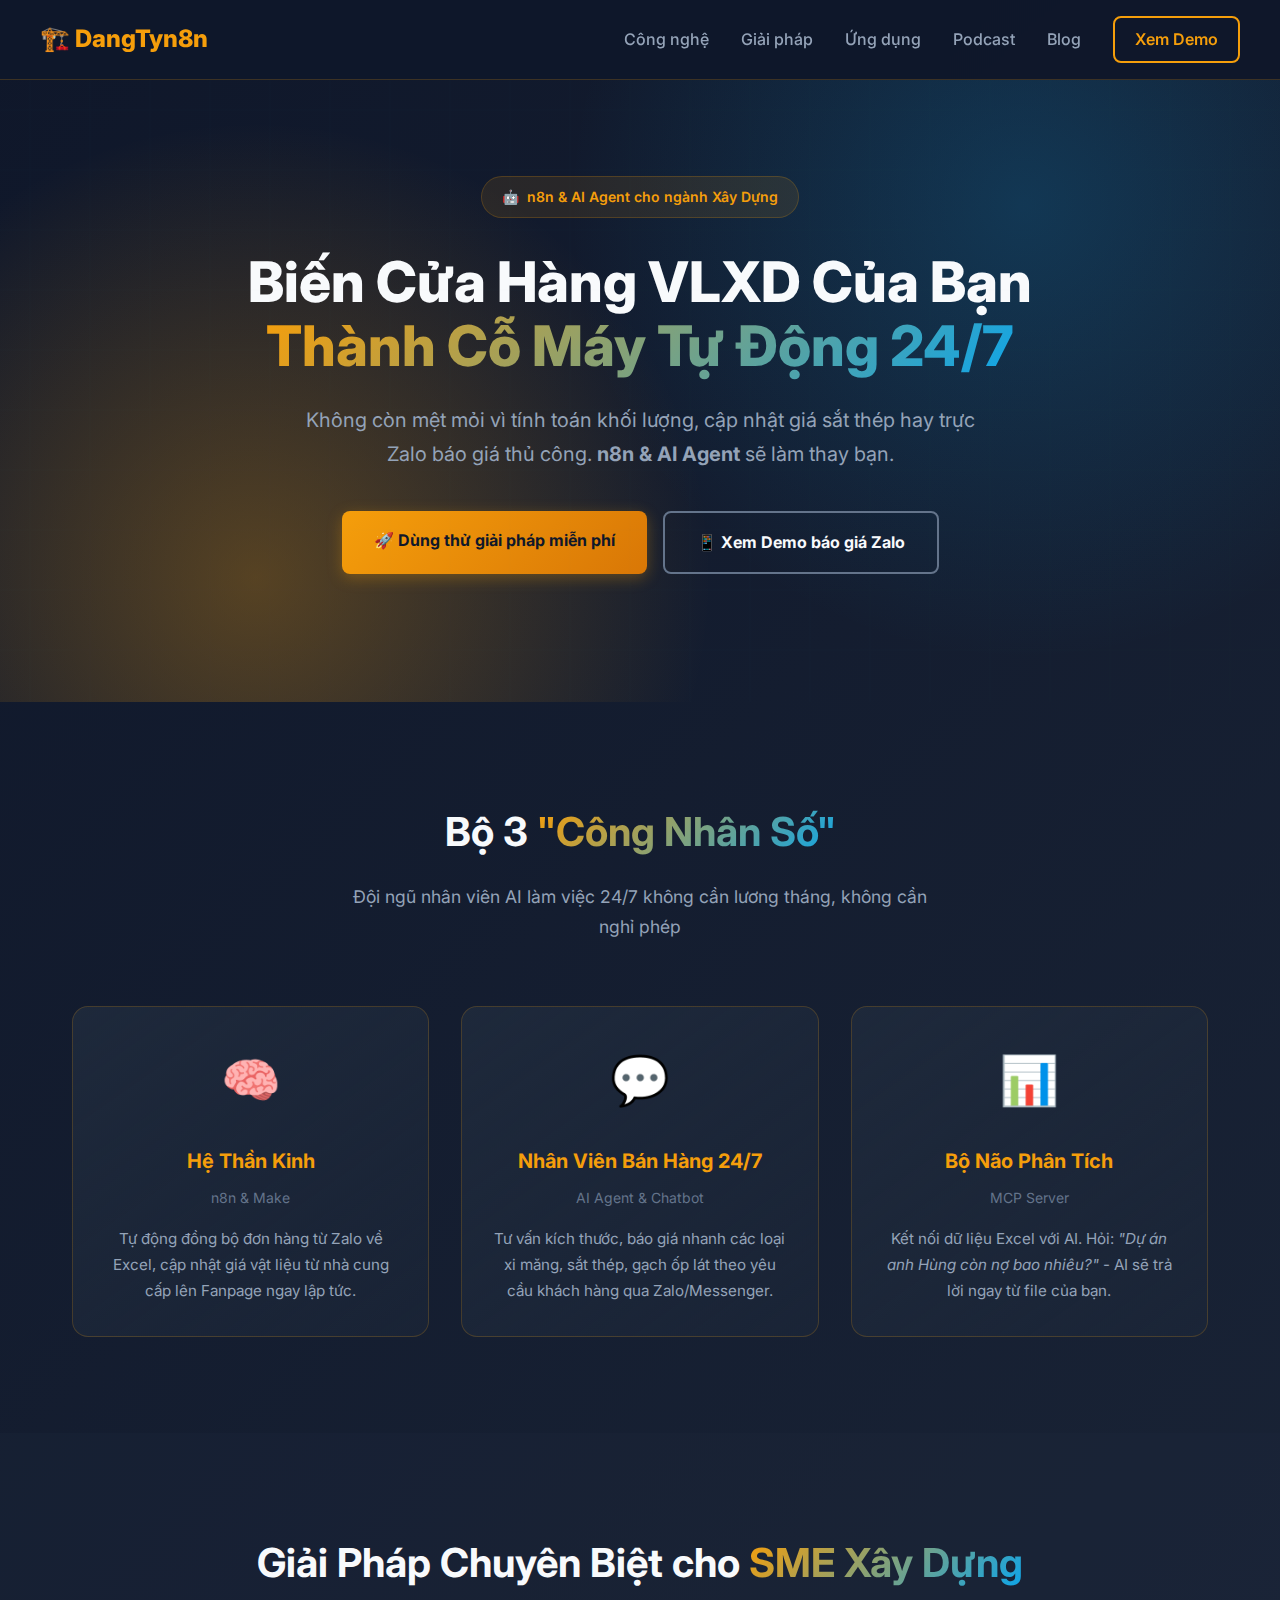
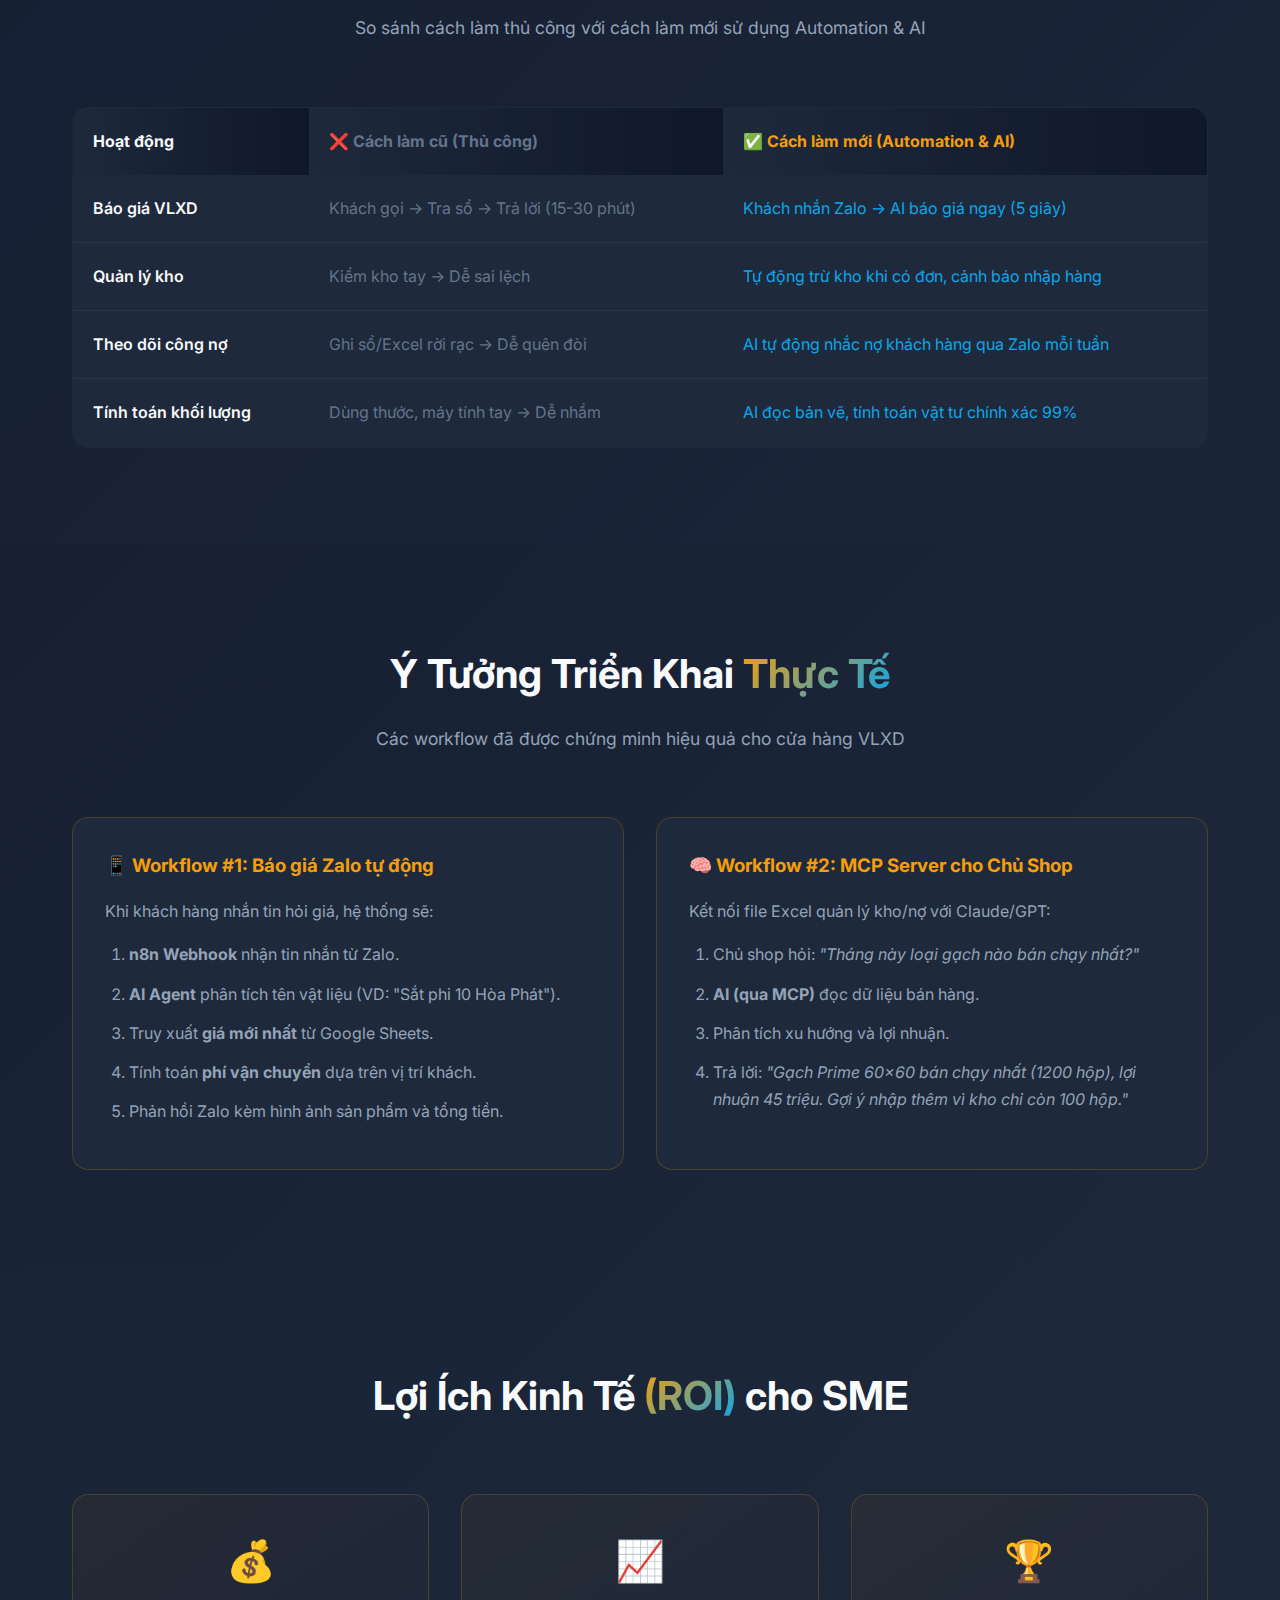
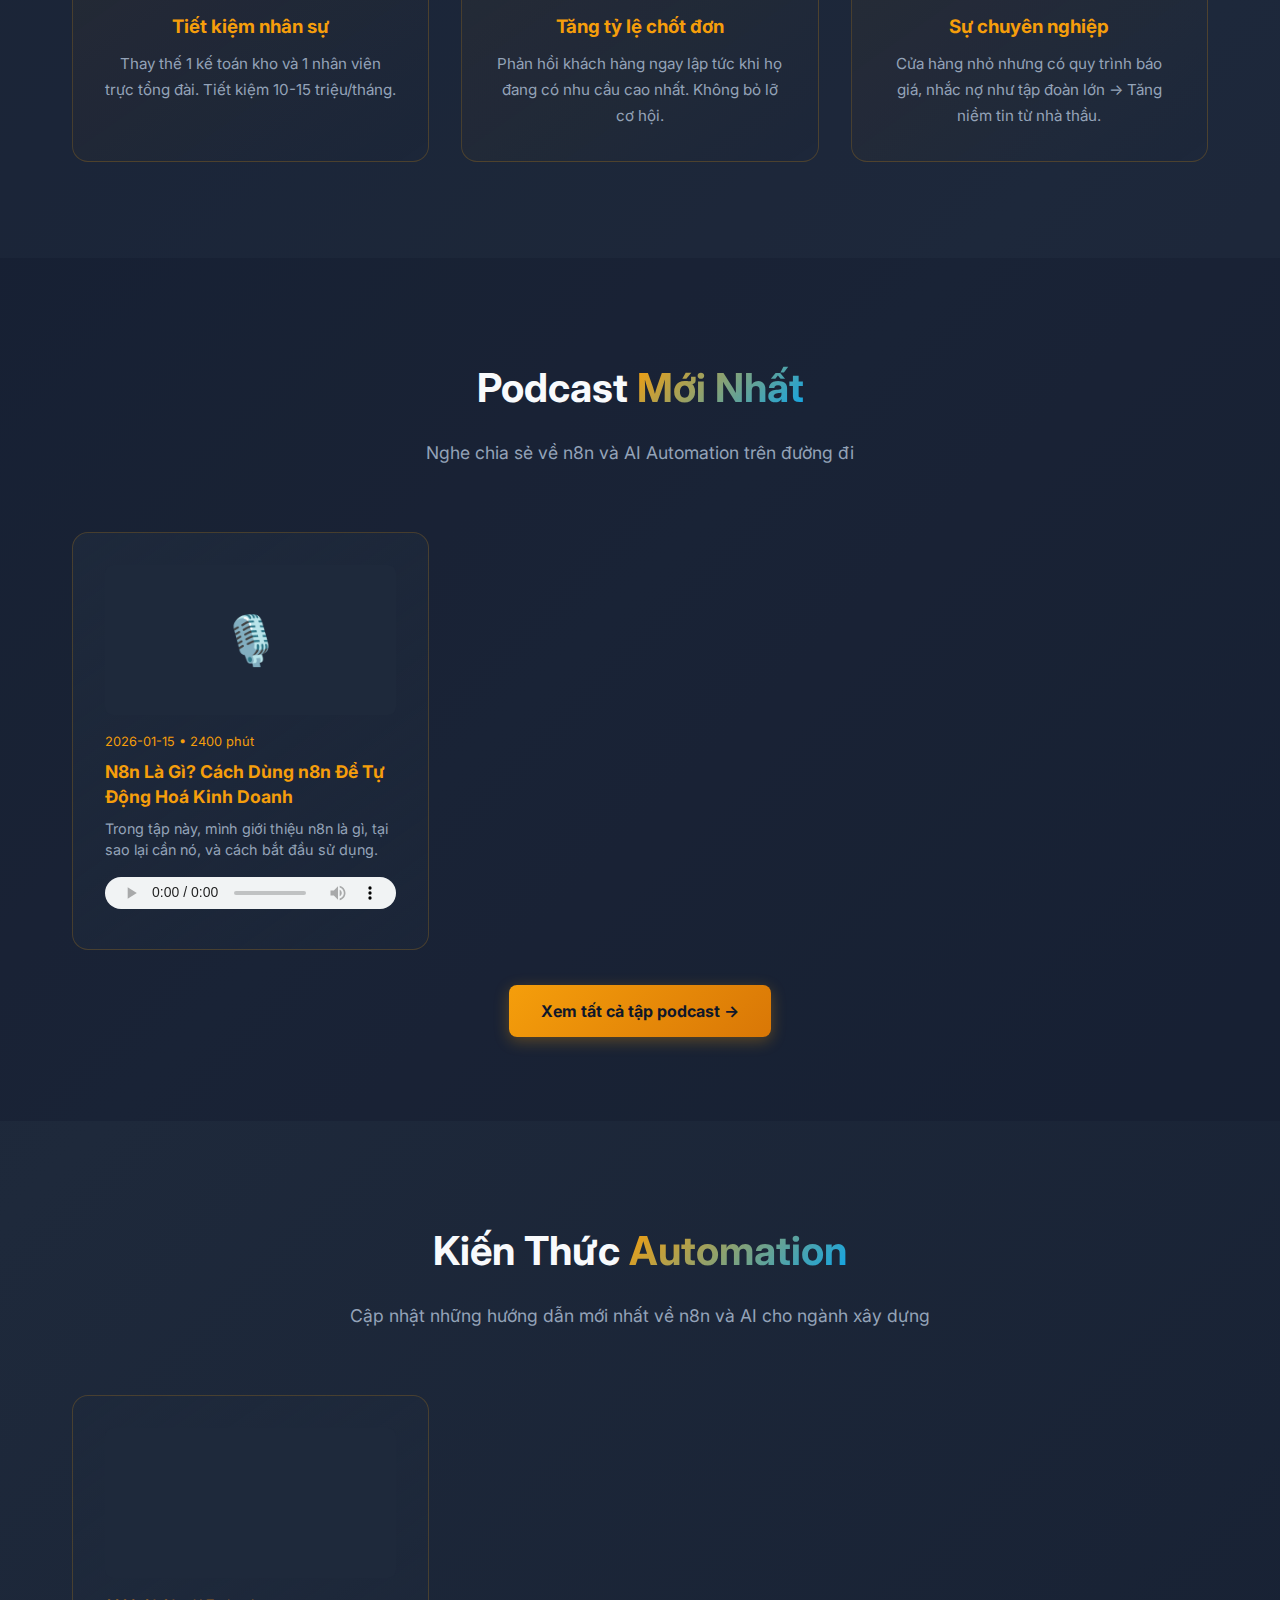
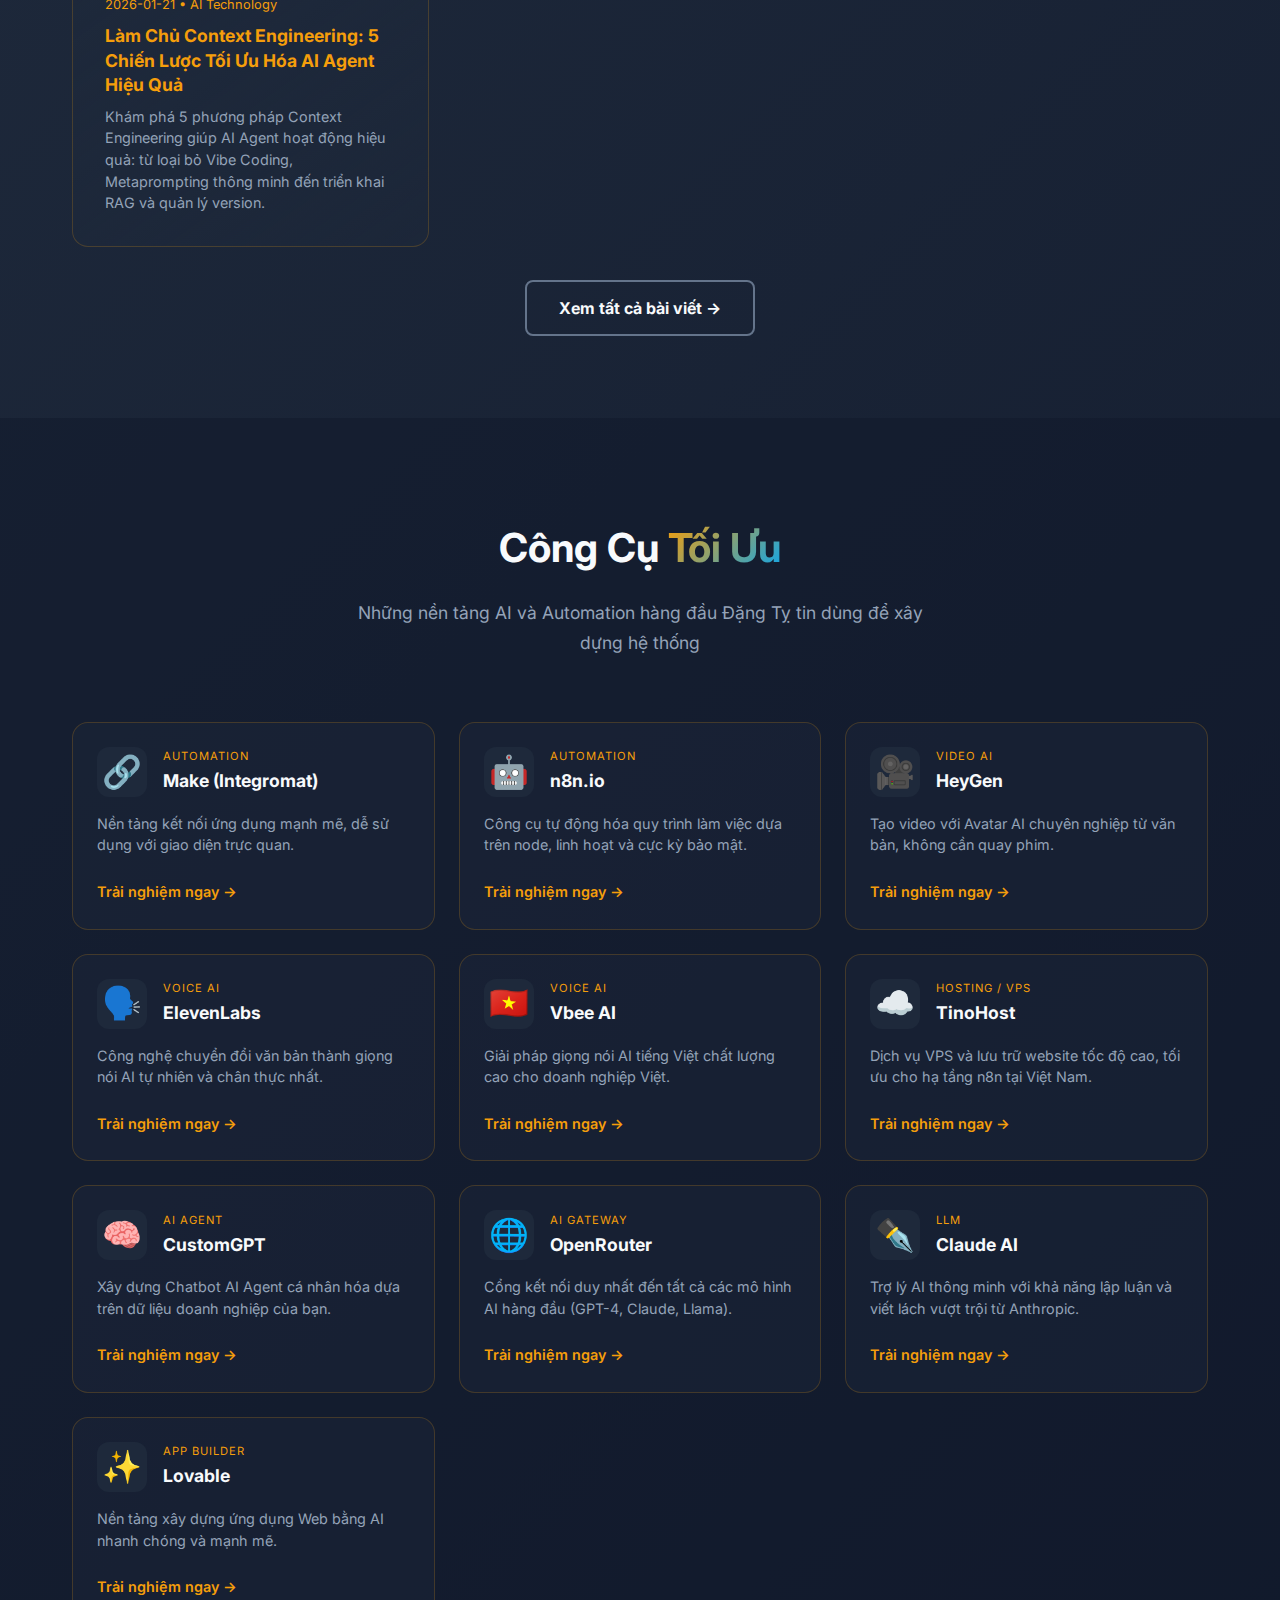
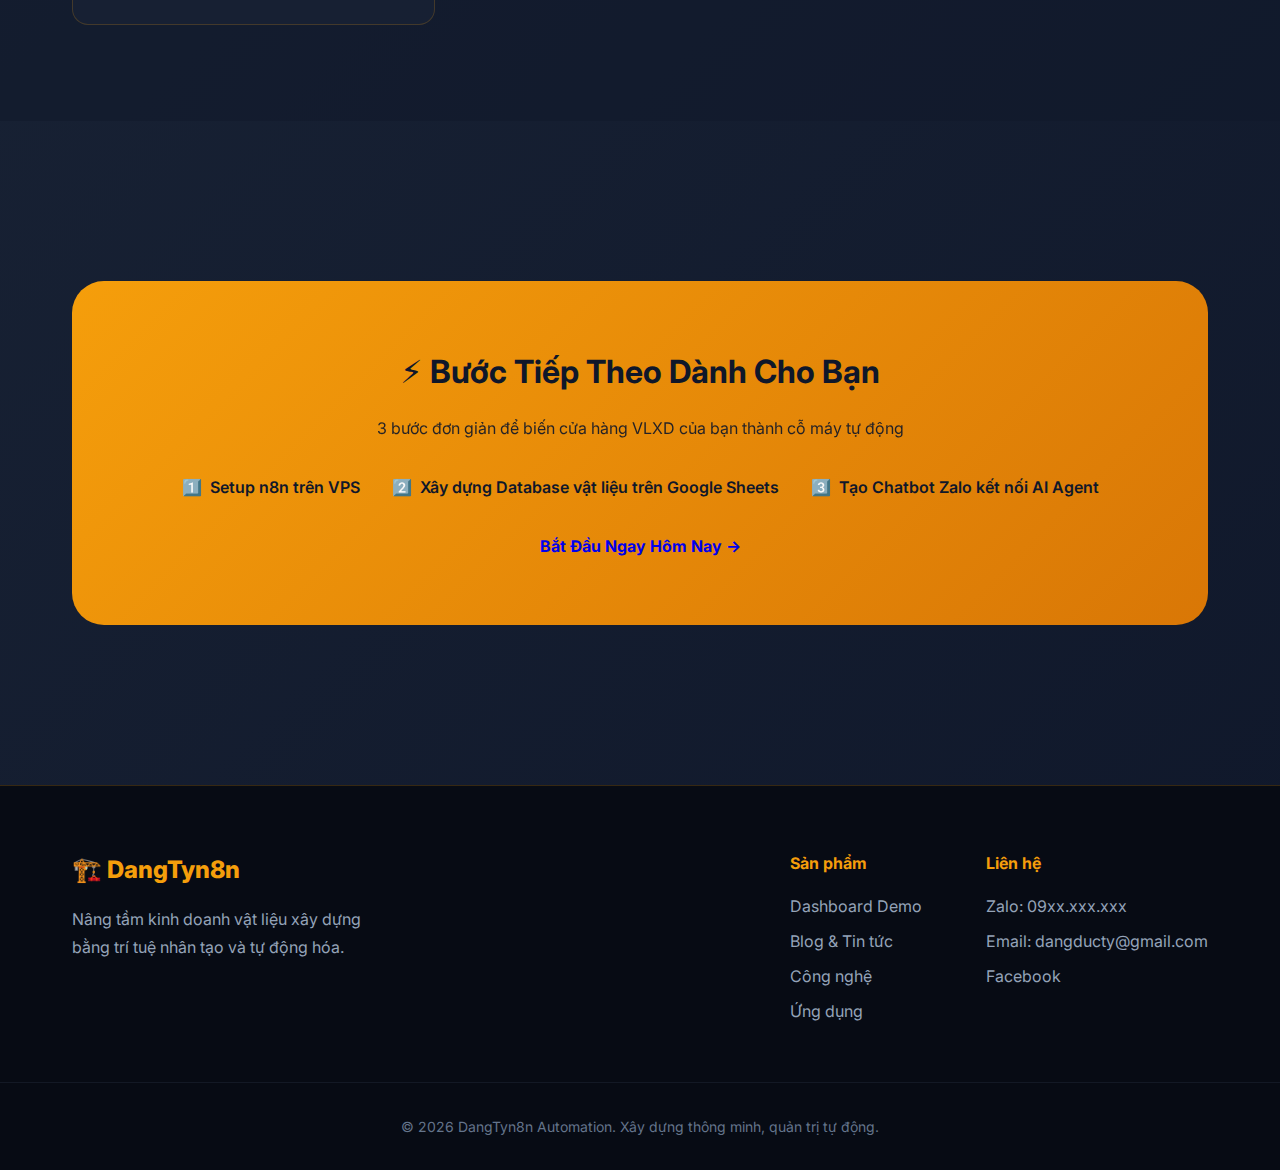
<file: index.html>
<!DOCTYPE html>
<html lang="vi">

<head>
  <meta charset="UTF-8">
  <meta name="viewport" content="width=device-width, initial-scale=1.0">
  <title>DangTyn8n | Xây Dựng Thông Minh - Quản Trị Tự Động</title>
  <meta name="description"
    content="Giải pháp n8n & AI Agent cho cửa hàng vật liệu xây dựng. Tự động báo giá Zalo, quản lý kho, nhắc công nợ.">
  <link rel="stylesheet" href="css/sales.css">
  <link rel="preconnect" href="https://fonts.googleapis.com">
  <link rel="preconnect" href="https://fonts.gstatic.com" crossorigin>
  <link href="https://fonts.googleapis.com/css2?family=Inter:wght@400;500;600;700;800&display=swap" rel="stylesheet">
</head>

<body>
  <header>
    <div class="container header-content">
      <a href="/" class="logo">🏗️ DangTyn8n</a>
      <nav>
        <a href="#tech-stack">Công nghệ</a>
        <a href="#solutions">Giải pháp</a>
        <a href="#usecases">Ứng dụng</a>
        <a href="podcast/index.html">Podcast</a>
        <a href="blog/index.html">Blog</a>
        <a href="dashboard.html" class="btn-demo">Xem Demo</a>
      </nav>
    </div>
  </header>

  <!-- HERO SECTION -->
  <section class="hero">
    <div class="container">
      <div class="hero-badge">
        <span>🤖</span> n8n & AI Agent cho ngành Xây Dựng
      </div>
      <h1>Biến Cửa Hàng VLXD Của Bạn<br><span class="gradient-text">Thành Cỗ Máy Tự Động 24/7</span></h1>
      <p>Không còn mệt mỏi vì tính toán khối lượng, cập nhật giá sắt thép hay trực Zalo báo giá thủ công. <strong>n8n &
          AI Agent</strong> sẽ làm thay bạn.</p>
      <div class="hero-actions">
        <a href="#contact" class="btn btn-primary">🚀 Dùng thử giải pháp miễn phí</a>
        <a href="#usecases" class="btn btn-outline">📱 Xem Demo báo giá Zalo</a>
      </div>
    </div>
  </section>

  <!-- TECH STACK: "BỘ 3 CÔNG NHÂN SỐ" -->
  <section id="tech-stack" class="section">
    <div class="container">
      <div class="section-header">
        <h2>Bộ 3 <span class="gradient-text">"Công Nhân Số"</span></h2>
        <p>Đội ngũ nhân viên AI làm việc 24/7 không cần lương tháng, không cần nghỉ phép</p>
      </div>
      <div class="tech-grid">
        <div class="tech-card">
          <span class="tech-icon">🧠</span>
          <h3>Hệ Thần Kinh</h3>
          <div class="tech-name">n8n & Make</div>
          <p>Tự động đồng bộ đơn hàng từ Zalo về Excel, cập nhật giá vật liệu từ nhà cung cấp lên Fanpage ngay lập tức.
          </p>
        </div>
        <div class="tech-card">
          <span class="tech-icon">💬</span>
          <h3>Nhân Viên Bán Hàng 24/7</h3>
          <div class="tech-name">AI Agent & Chatbot</div>
          <p>Tư vấn kích thước, báo giá nhanh các loại xi măng, sắt thép, gạch ốp lát theo yêu cầu khách hàng qua
            Zalo/Messenger.</p>
        </div>
        <div class="tech-card">
          <span class="tech-icon">📊</span>
          <h3>Bộ Não Phân Tích</h3>
          <div class="tech-name">MCP Server</div>
          <p>Kết nối dữ liệu Excel với AI. Hỏi: <em>"Dự án anh Hùng còn nợ bao nhiêu?"</em> - AI sẽ trả lời ngay từ file
            của bạn.</p>
        </div>
      </div>
    </div>
  </section>

  <!-- SOLUTIONS: COMPARISON TABLE -->
  <section id="solutions" class="section" style="background: rgba(30, 41, 59, 0.3);">
    <div class="container">
      <div class="section-header">
        <h2>Giải Pháp Chuyên Biệt cho <span class="gradient-text">SME Xây Dựng</span></h2>
        <p>So sánh cách làm thủ công với cách làm mới sử dụng Automation & AI</p>
      </div>
      <table class="comparison-table">
        <thead>
          <tr>
            <th>Hoạt động</th>
            <th>❌ Cách làm cũ (Thủ công)</th>
            <th>✅ Cách làm mới (Automation & AI)</th>
          </tr>
        </thead>
        <tbody>
          <tr>
            <td>Báo giá VLXD</td>
            <td>Khách gọi → Tra sổ → Trả lời (15-30 phút)</td>
            <td>Khách nhắn Zalo → AI báo giá ngay (5 giây)</td>
          </tr>
          <tr>
            <td>Quản lý kho</td>
            <td>Kiểm kho tay → Dễ sai lệch</td>
            <td>Tự động trừ kho khi có đơn, cảnh báo nhập hàng</td>
          </tr>
          <tr>
            <td>Theo dõi công nợ</td>
            <td>Ghi sổ/Excel rời rạc → Dễ quên đòi</td>
            <td>AI tự động nhắc nợ khách hàng qua Zalo mỗi tuần</td>
          </tr>
          <tr>
            <td>Tính toán khối lượng</td>
            <td>Dùng thước, máy tính tay → Dễ nhầm</td>
            <td>AI đọc bản vẽ, tính toán vật tư chính xác 99%</td>
          </tr>
        </tbody>
      </table>
    </div>
  </section>

  <!-- USE CASES -->
  <section id="usecases" class="section">
    <div class="container">
      <div class="section-header">
        <h2>Ý Tưởng Triển Khai <span class="gradient-text">Thực Tế</span></h2>
        <p>Các workflow đã được chứng minh hiệu quả cho cửa hàng VLXD</p>
      </div>
      <div class="usecase-grid">
        <div class="usecase-card">
          <h3>📱 Workflow #1: Báo giá Zalo tự động</h3>
          <p style="color: var(--text-muted); margin-bottom: 1rem;">Khi khách hàng nhắn tin hỏi giá, hệ thống sẽ:</p>
          <ol>
            <li><strong>n8n Webhook</strong> nhận tin nhắn từ Zalo.</li>
            <li><strong>AI Agent</strong> phân tích tên vật liệu (VD: "Sắt phi 10 Hòa Phát").</li>
            <li>Truy xuất <strong>giá mới nhất</strong> từ Google Sheets.</li>
            <li>Tính toán <strong>phí vận chuyển</strong> dựa trên vị trí khách.</li>
            <li>Phản hồi Zalo kèm hình ảnh sản phẩm và tổng tiền.</li>
          </ol>
        </div>
        <div class="usecase-card">
          <h3>🧠 Workflow #2: MCP Server cho Chủ Shop</h3>
          <p style="color: var(--text-muted); margin-bottom: 1rem;">Kết nối file Excel quản lý kho/nợ với Claude/GPT:
          </p>
          <ol>
            <li>Chủ shop hỏi: <em>"Tháng này loại gạch nào bán chạy nhất?"</em></li>
            <li><strong>AI (qua MCP)</strong> đọc dữ liệu bán hàng.</li>
            <li>Phân tích xu hướng và lợi nhuận.</li>
            <li>Trả lời: <em>"Gạch Prime 60x60 bán chạy nhất (1200 hộp), lợi nhuận 45 triệu. Gợi ý nhập thêm vì kho chỉ
                còn 100 hộp."</em></li>
          </ol>
        </div>
      </div>
    </div>
  </section>

  <!-- ROI SECTION -->
  <section id="roi" class="section" style="background: rgba(30, 41, 59, 0.3);">
    <div class="container">
      <div class="section-header">
        <h2>Lợi Ích Kinh Tế <span class="gradient-text">(ROI)</span> cho SME</h2>
      </div>
      <div class="roi-grid">
        <div class="roi-card">
          <div class="icon">💰</div>
          <h3>Tiết kiệm nhân sự</h3>
          <p>Thay thế 1 kế toán kho và 1 nhân viên trực tổng đài. Tiết kiệm 10-15 triệu/tháng.</p>
        </div>
        <div class="roi-card">
          <div class="icon">📈</div>
          <h3>Tăng tỷ lệ chốt đơn</h3>
          <p>Phản hồi khách hàng ngay lập tức khi họ đang có nhu cầu cao nhất. Không bỏ lỡ cơ hội.</p>
        </div>
        <div class="roi-card">
          <div class="icon">🏆</div>
          <h3>Sự chuyên nghiệp</h3>
          <p>Cửa hàng nhỏ nhưng có quy trình báo giá, nhắc nợ như tập đoàn lớn → Tăng niềm tin từ nhà thầu.</p>
        </div>
      </div>
    </div>
  </section>

  <!-- LATEST PODCASTS SECTION -->
  <section id="podcasts" class="section" style="background: rgba(15, 23, 42, 0.3);">
    <div class="container">
      <div class="section-header">
        <h2>Podcast <span class="gradient-text">Mới Nhất</span></h2>
        <p>Nghe chia sẻ về n8n và AI Automation trên đường đi</p>
      </div>
      <div id="latest-podcasts-grid" class="tech-grid">
        <!-- Podcasts will be loaded here via JS -->
      </div>
      <div style="text-align: center; margin-top: 3rem;">
        <a href="podcast/index.html" class="btn btn-primary">Xem tất cả tập podcast →</a>
      </div>
    </div>
  </section>

  <!-- LATEST BLOGS SECTION -->
  <section id="blogs" class="section">
    <div class="container">
      <div class="section-header">
        <h2>Kiến Thức <span class="gradient-text">Automation</span></h2>
        <p>Cập nhật những hướng dẫn mới nhất về n8n và AI cho ngành xây dựng</p>
      </div>
      <div id="latest-posts-grid" class="tech-grid">
        <!-- Posts will be loaded here via JS -->
      </div>
      <div style="text-align: center; margin-top: 3rem;">
        <a href="blog/index.html" class="btn btn-outline">Xem tất cả bài viết →</a>
      </div>
    </div>
  </section>

  <!-- RECOMMENDED TOOLS SECTION -->
  <section id="tools" class="section" style="background: rgba(15, 23, 42, 0.5);">
    <div class="container">
      <div class="section-header">
        <h2>Công Cụ <span class="gradient-text">Tối Ưu</span></h2>
        <p>Những nền tảng AI và Automation hàng đầu Đặng Tỵ tin dùng để xây dựng hệ thống</p>
      </div>

      <div class="affiliate-grid">
        <!-- Automation -->
        <div class="tool-card">
          <div>
            <div class="tool-header">
              <div class="tool-icon">🔗</div>
              <div class="tool-info">
                <div class="tool-tag">Automation</div>
                <h3>Make (Integromat)</h3>
              </div>
            </div>
            <p class="tool-desc">Nền tảng kết nối ứng dụng mạnh mẽ, dễ sử dụng với giao diện trực quan.</p>
          </div>
          <a href="https://www.make.com/en/register?pc=dangty" target="_blank" class="tool-link">Trải nghiệm ngay →</a>
        </div>

        <div class="tool-card">
          <div>
            <div class="tool-header">
              <div class="tool-icon">🤖</div>
              <div class="tool-info">
                <div class="tool-tag">Automation</div>
                <h3>n8n.io</h3>
              </div>
            </div>
            <p class="tool-desc">Công cụ tự động hóa quy trình làm việc dựa trên node, linh hoạt và cực kỳ bảo mật.</p>
          </div>
          <a href="https://n8n.io" target="_blank" class="tool-link">Trải nghiệm ngay →</a>
        </div>

        <!-- Video & Voice AI -->
        <div class="tool-card">
          <div>
            <div class="tool-header">
              <div class="tool-icon">🎥</div>
              <div class="tool-info">
                <div class="tool-tag">Video AI</div>
                <h3>HeyGen</h3>
              </div>
            </div>
            <p class="tool-desc">Tạo video với Avatar AI chuyên nghiệp từ văn bản, không cần quay phim.</p>
          </div>
          <a href="https://www.heygen.com/?sid=rewardful&via=dang-ty" target="_blank" class="tool-link">Trải nghiệm ngay
            →</a>
        </div>

        <div class="tool-card">
          <div>
            <div class="tool-header">
              <div class="tool-icon">🗣️</div>
              <div class="tool-info">
                <div class="tool-tag">Voice AI</div>
                <h3>ElevenLabs</h3>
              </div>
            </div>
            <p class="tool-desc">Công nghệ chuyển đổi văn bản thành giọng nói AI tự nhiên và chân thực nhất.</p>
          </div>
          <a href="https://try.elevenlabs.io/4x8x1ricbng4" target="_blank" class="tool-link">Trải nghiệm ngay →</a>
        </div>

        <div class="tool-card">
          <div>
            <div class="tool-header">
              <div class="tool-icon">🇻🇳</div>
              <div class="tool-info">
                <div class="tool-tag">Voice AI</div>
                <h3>Vbee AI</h3>
              </div>
            </div>
            <p class="tool-desc">Giải pháp giọng nói AI tiếng Việt chất lượng cao cho doanh nghiệp Việt.</p>
          </div>
          <a href="https://vbee.vn/?aff=ty89" target="_blank" class="tool-link">Trải nghiệm ngay →</a>
        </div>

        <!-- Infrastructure -->
        <div class="tool-card">
          <div>
            <div class="tool-header">
              <div class="tool-icon">☁️</div>
              <div class="tool-info">
                <div class="tool-tag">Hosting / VPS</div>
                <h3>TinoHost</h3>
              </div>
            </div>
            <p class="tool-desc">Dịch vụ VPS và lưu trữ website tốc độ cao, tối ưu cho hạ tầng n8n tại Việt Nam.</p>
          </div>
          <a href="https://tino.vn/vps-gia-re?php=4086" target="_blank" class="tool-link">Trải nghiệm ngay →</a>
        </div>

        <!-- LLMs & Specialized AI -->
        <div class="tool-card">
          <div>
            <div class="tool-header">
              <div class="tool-icon">🧠</div>
              <div class="tool-info">
                <div class="tool-tag">AI Agent</div>
                <h3>CustomGPT</h3>
              </div>
            </div>
            <p class="tool-desc">Xây dựng Chatbot AI Agent cá nhân hóa dựa trên dữ liệu doanh nghiệp của bạn.</p>
          </div>
          <a href="https://customgpt.ai/api/?fpr=ty92" target="_blank" class="tool-link">Trải nghiệm ngay →</a>
        </div>

        <div class="tool-card">
          <div>
            <div class="tool-header">
              <div class="tool-icon">🌐</div>
              <div class="tool-info">
                <div class="tool-tag">AI Gateway</div>
                <h3>OpenRouter</h3>
              </div>
            </div>
            <p class="tool-desc">Cổng kết nối duy nhất đến tất cả các mô hình AI hàng đầu (GPT-4, Claude, Llama).</p>
          </div>
          <a href="https://openrouter.ai/" target="_blank" class="tool-link">Trải nghiệm ngay →</a>
        </div>

        <div class="tool-card">
          <div>
            <div class="tool-header">
              <div class="tool-icon">✒️</div>
              <div class="tool-info">
                <div class="tool-tag">LLM</div>
                <h3>Claude AI</h3>
              </div>
            </div>
            <p class="tool-desc">Trợ lý AI thông minh với khả năng lập luận và viết lách vượt trội từ Anthropic.</p>
          </div>
          <a href="https://claude.ai" target="_blank" class="tool-link">Trải nghiệm ngay →</a>
        </div>

        <!-- App Building -->
        <div class="tool-card">
          <div>
            <div class="tool-header">
              <div class="tool-icon">✨</div>
              <div class="tool-info">
                <div class="tool-tag">App Builder</div>
                <h3>Lovable</h3>
              </div>
            </div>
            <p class="tool-desc">Nền tảng xây dựng ứng dụng Web bằng AI nhanh chóng và mạnh mẽ.</p>
          </div>
          <a href="https://lovable.dev/?via=ty-dang" target="_blank" class="tool-link">Trải nghiệm ngay →</a>
        </div>

      </div>
    </div>
  </section>

  <!-- CTA SECTION -->
  <section class="section">
    <div class="container">
      <div class="cta-section">
        <h2>⚡ Bước Tiếp Theo Dành Cho Bạn</h2>
        <p>3 bước đơn giản để biến cửa hàng VLXD của bạn thành cỗ máy tự động</p>
        <div class="steps">
          <div class="step"><span>1️⃣</span> Setup n8n trên VPS</div>
          <div class="step"><span>2️⃣</span> Xây dựng Database vật liệu trên Google Sheets</div>
          <div class="step"><span>3️⃣</span> Tạo Chatbot Zalo kết nối AI Agent</div>
        </div>
        <a href="#contact" class="btn">Bắt Đầu Ngay Hôm Nay →</a>
      </div>
    </div>
  </section>

  <!-- FOOTER -->
  <footer>
    <div class="container footer-content">
      <div class="footer-brand">
        <div class="logo">🏗️ DangTyn8n</div>
        <p>Nâng tầm kinh doanh vật liệu xây dựng bằng trí tuệ nhân tạo và tự động hóa.</p>
      </div>
      <div class="footer-links">
        <div class="link-group">
          <h4>Sản phẩm</h4>
          <a href="dashboard.html">Dashboard Demo</a>
          <a href="blog/index.html">Blog & Tin tức</a>
          <a href="#tech-stack">Công nghệ</a>
          <a href="#usecases">Ứng dụng</a>
        </div>
        <div class="link-group">
          <h4>Liên hệ</h4>
          <a href="https://zalo.me/09xxxxxxxx" target="_blank">Zalo: 09xx.xxx.xxx</a>
          <a href="mailto:dangducty@gmail.com">Email: dangducty@gmail.com</a>
          <a href="https://facebook.com/dangty.automation" target="_blank">Facebook</a>
        </div>
      </div>
    </div>
    <div class="footer-bottom">
      <p>© 2026 DangTyn8n Automation. Xây dựng thông minh, quản trị tự động.</p>
    </div>
  </footer>

  <script src="js/leads.js"></script>
  <!-- Local data fallback -->
  <script src="data/posts-data.js"></script>
  <script>
    // Simple script to load latest 3 posts on homepage
    async function loadLatestPosts() {
      const grid = document.getElementById('latest-posts-grid');
      const podcastGrid = document.getElementById('latest-podcasts-grid');

      // Load Blogs
      try {
        let data;
        try {
          const response = await fetch('data/posts.json');
          if (response.ok) {
            data = await response.json();
          }
        } catch (e) {
          console.warn('Blog fetch failed, using local data fallback');
          data = window.BLOG_DATA;
        }

        if (data && data.posts) {
          const latest = data.posts.slice(0, 3);
          grid.innerHTML = latest.map(post => `
            <div class="tech-card" style="cursor: pointer; text-align: left;" onclick="window.location.href='blog/detail.html?slug=${post.slug}'">
              <div style="height: 150px; background: var(--slate-dark); border-radius: 0.5rem; margin-bottom: 1rem; overflow: hidden;">
                  <img src="${post.image}" alt="${post.title}" style="width: 100%; height: 100%; object-fit: cover;" onerror="this.src='https://api.placeholder/400/200'">
              </div>
              <div style="font-size: 0.8rem; color: var(--yellow); margin-bottom: 0.5rem;">${post.date} • ${post.category || (post.tags && post.tags[0]) || 'Blog'}</div>
              <h3 style="font-size: 1.1rem; margin-bottom: 0.5rem; line-height: 1.4;">${post.title}</h3>
              <p style="font-size: 0.9rem; color: var(--text-muted); line-height: 1.5;">${post.excerpt || post.description}</p>
            </div>
          `).join('');
        }
      } catch (e) { console.error('Error loading posts:', e); }

      // Load Podcasts
      try {
        let podcastData;
        try {
          const response = await fetch('data/podcast-episodes.json');
          if (response.ok) {
            podcastData = await response.json();
          }
        } catch (e) {
          console.warn('Podcast fetch failed, using local data fallback');
          podcastData = window.PODCAST_DATA;
        }

        if (podcastData) {
          const episodes = podcastData.episodes || podcastData;
          const latest = episodes.slice(0, 3);
          podcastGrid.innerHTML = latest.map(ep => `
            <div class="tech-card" style="text-align: left;">
              <div style="height: 150px; background: var(--slate-dark); border-radius: 0.5rem; margin-bottom: 1rem; display: flex; align-items: center; justify-content: center; font-size: 3rem;">
                🎙️
              </div>
              <div style="font-size: 0.8rem; color: var(--yellow); margin-bottom: 0.5rem;">${ep.date} • ${ep.duration} phút</div>
              <h3 style="font-size: 1.1rem; margin-bottom: 0.5rem; line-height: 1.4;">${ep.title}</h3>
              <p style="font-size: 0.9rem; color: var(--text-muted); line-height: 1.5; margin-bottom: 1rem;">${ep.description}</p>
              <audio controls style="width: 100%; height: 32px;">
                <source src="${ep.audioUrl}" type="audio/mpeg">
              </audio>
            </div>
          `).join('');
        }
      } catch (e) { console.error('Error loading podcasts:', e); }
    }
    loadLatestPosts();
  </script>
</body>

</html>
</file>
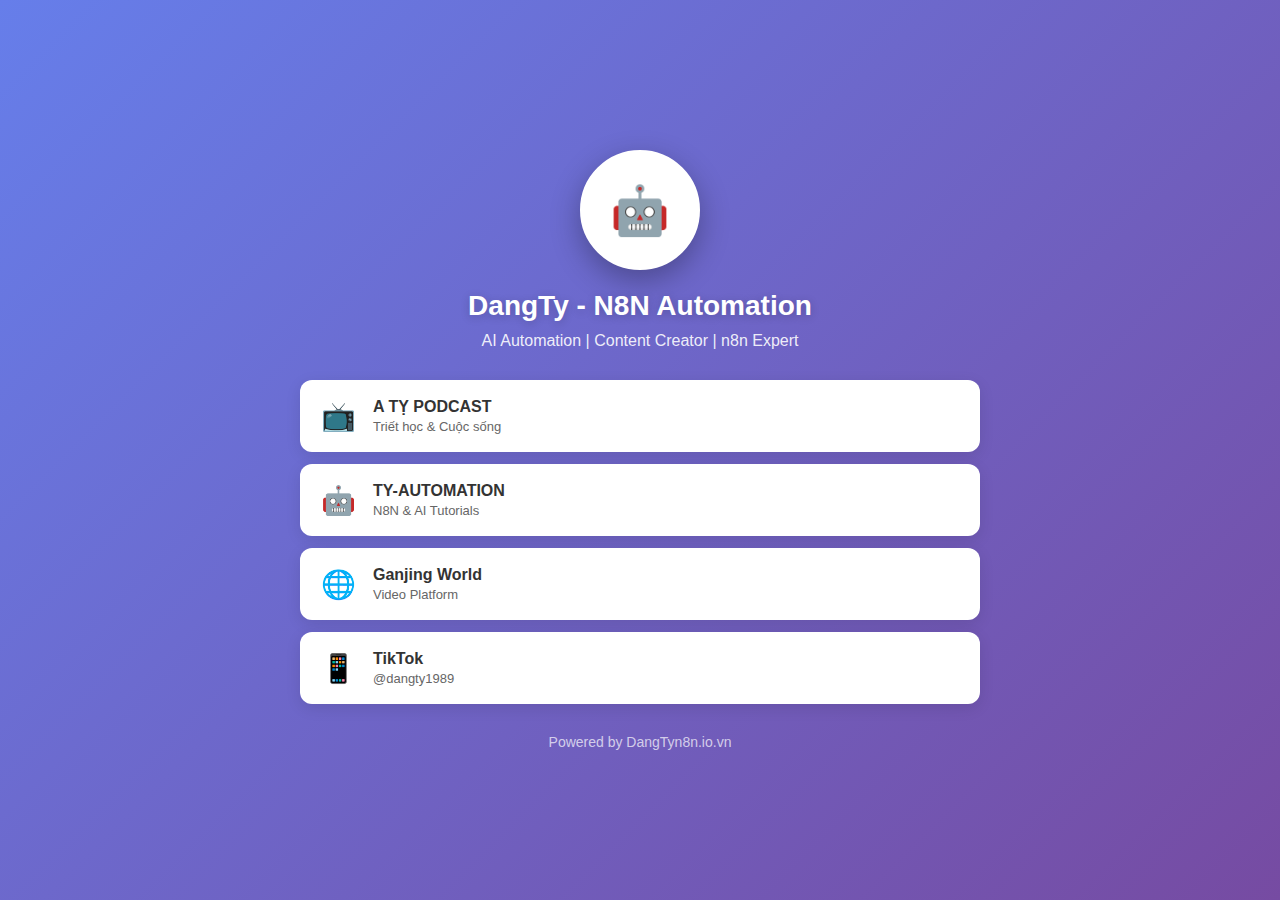
<file: bio/index.html>
<!DOCTYPE html>
<html lang="vi">

<head>
  <meta charset="UTF-8">
  <meta name="viewport" content="width=device-width, initial-scale=1.0">
  <title>DangTy - Links</title>
  <style>
    * {
      margin: 0;
      padding: 0;
      box-sizing: border-box;
    }

    body {
      font-family: -apple-system, BlinkMacSystemFont, 'Segoe UI', sans-serif;
      background: linear-gradient(135deg, #667eea 0%, #764ba2 100%);
      min-height: 100vh;
      display: flex;
      justify-content: center;
      align-items: center;
      padding: 20px;
    }

    .container {
      max-width: 680px;
      width: 100%;
      text-align: center;
    }

    .avatar {
      width: 120px;
      height: 120px;
      border-radius: 50%;
      margin: 0 auto 20px;
      border: 4px solid white;
      box-shadow: 0 10px 30px rgba(0, 0, 0, 0.3);
      background: white;
      display: flex;
      align-items: center;
      justify-content: center;
      font-size: 48px;
    }

    h1 {
      color: white;
      font-size: 28px;
      margin-bottom: 10px;
      text-shadow: 0 2px 10px rgba(0, 0, 0, 0.2);
    }

    .bio {
      color: rgba(255, 255, 255, 0.9);
      margin-bottom: 30px;
      font-size: 16px;
    }

    .link-card {
      background: white;
      border-radius: 12px;
      padding: 18px;
      margin: 12px 0;
      text-decoration: none;
      color: #333;
      display: flex;
      align-items: center;
      transition: all 0.3s ease;
      box-shadow: 0 4px 15px rgba(0, 0, 0, 0.1);
    }

    .link-card:hover {
      transform: translateY(-3px);
      box-shadow: 0 8px 25px rgba(0, 0, 0, 0.2);
    }

    .link-icon {
      font-size: 28px;
      margin-right: 15px;
      min-width: 40px;
    }

    .link-text {
      flex: 1;
      text-align: left;
    }

    .link-title {
      font-weight: 600;
      font-size: 16px;
      margin-bottom: 3px;
    }

    .link-subtitle {
      font-size: 13px;
      color: #666;
    }

    .footer {
      margin-top: 30px;
      color: rgba(255, 255, 255, 0.7);
      font-size: 14px;
    }
  </style>
</head>

<body>
  <div class="container">
    <div class="avatar">🤖</div>
    <h1>DangTy - N8N Automation</h1>
    <p class="bio">AI Automation | Content Creator | n8n Expert</p>

    <a href="https://www.youtube.com/@ATyPodcast" class="link-card">
      <div class="link-icon">📺</div>
      <div class="link-text">
        <div class="link-title">A TỴ PODCAST</div>
        <div class="link-subtitle">Triết học & Cuộc sống</div>
      </div>
    </a>

    <a href="https://www.youtube.com/@TY-AUTOMATION" class="link-card">
      <div class="link-icon">🤖</div>
      <div class="link-text">
        <div class="link-title">TY-AUTOMATION</div>
        <div class="link-subtitle">N8N & AI Tutorials</div>
      </div>
    </a>

    <a href="https://www.ganjingworld.com/vi-VN/channel/1g1tuc2gism7G2AP4W9rSyXXG1tn0c" class="link-card">
      <div class="link-icon">🌐</div>
      <div class="link-text">
        <div class="link-title">Ganjing World</div>
        <div class="link-subtitle">Video Platform</div>
      </div>
    </a>

    <a href="https://www.tiktok.com/@dangty1989" class="link-card">
      <div class="link-icon">📱</div>
      <div class="link-text">
        <div class="link-title">TikTok</div>
        <div class="link-subtitle">@dangty1989</div>
      </div>
    </a>

    <div class="footer">
      Powered by DangTyn8n.io.vn
    </div>
  </div>
</body>

</html>
</file>
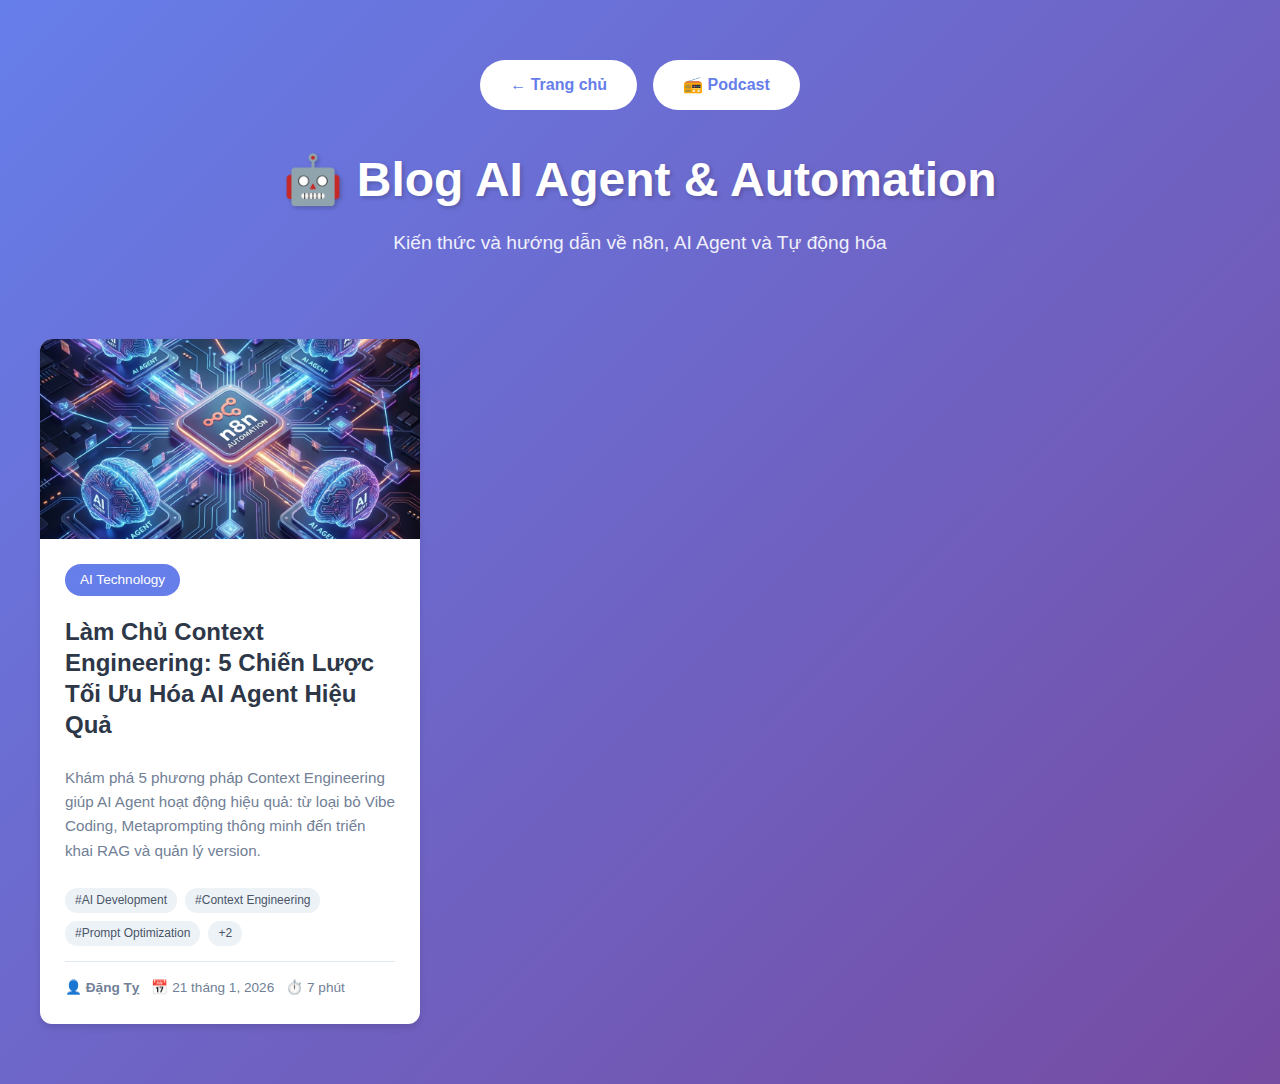
<file: blog/index.html>
<!DOCTYPE html>
<html lang="vi">
<head>
  <meta charset="UTF-8" />
  <meta name="viewport" content="width=device-width, initial-scale=1.0" />
  <title>Blog - DangTyn8n AI Agent & Automation</title>

  <style>
    * { margin: 0; padding: 0; box-sizing: border-box; }

    body {
      font-family: -apple-system, BlinkMacSystemFont, 'Segoe UI', Roboto, 'Helvetica Neue', Arial, sans-serif;
      line-height: 1.6;
      color: #333;
      background: linear-gradient(135deg, #667eea 0%, #764ba2 100%);
      min-height: 100vh;
      padding: 20px;
    }

    .container { max-width: 1200px; margin: 0 auto; }

    header {
      text-align: center;
      color: white;
      padding: 40px 20px;
      margin-bottom: 40px;
    }

    header h1 {
      font-size: 3rem;
      margin-bottom: 10px;
      text-shadow: 2px 2px 4px rgba(0,0,0,0.2);
    }

    header p { font-size: 1.2rem; opacity: 0.9; }

    .nav-links {
      display: flex;
      justify-content: center;
      gap: 1rem;
      margin-bottom: 2rem;
      flex-wrap: wrap;
    }

    .blog-grid {
      display: grid;
      grid-template-columns: repeat(auto-fill, minmax(350px, 1fr));
      gap: 30px;
      margin-bottom: 40px;
    }

    .blog-card {
      background: white;
      border-radius: 12px;
      overflow: hidden;
      box-shadow: 0 4px 6px rgba(0,0,0,0.1);
      transition: transform 0.3s, box-shadow 0.3s;
      cursor: pointer;
      display: flex;
      flex-direction: column;
    }

    .blog-card:hover {
      transform: translateY(-5px);
      box-shadow: 0 8px 15px rgba(0,0,0,0.2);
    }

    .blog-image {
      width: 100%;
      height: 200px;
      object-fit: cover;
      background: linear-gradient(135deg, #667eea 0%, #764ba2 100%);
      display: block;
    }

    .blog-content { 
      padding: 25px;
      flex: 1;
      display: flex;
      flex-direction: column;
    }

    .blog-category {
      display: inline-block;
      background: #667eea;
      color: white;
      padding: 5px 15px;
      border-radius: 20px;
      font-size: 0.85rem;
      margin-bottom: 10px;
      width: fit-content;
    }

    .blog-title {
      font-size: 1.5rem;
      margin: 10px 0;
      color: #2d3748;
      line-height: 1.3;
      flex-grow: 0;
    }

    .blog-excerpt {
      color: #718096;
      margin: 15px 0;
      font-size: 0.95rem;
      line-height: 1.6;
      flex-grow: 1;
    }

    .blog-meta {
      display: flex;
      flex-wrap: wrap;
      gap: 12px;
      align-items: center;
      margin-top: 15px;
      padding-top: 15px;
      border-top: 1px solid #e2e8f0;
      font-size: 0.85rem;
      color: #718096;
    }

    .blog-author { font-weight: 600; }

    .blog-tags {
      display: flex;
      flex-wrap: wrap;
      gap: 8px;
      margin-top: 10px;
    }

    .tag {
      background: #edf2f7;
      color: #4a5568;
      padding: 3px 10px;
      border-radius: 12px;
      font-size: 0.75rem;
    }

    .loading {
      text-align: center;
      color: white;
      font-size: 1.5rem;
      padding: 40px;
    }

    .error {
      background: #fed7d7;
      color: #c53030;
      padding: 20px;
      border-radius: 8px;
      text-align: center;
      max-width: 600px;
      margin: 40px auto;
    }

    .back-home {
      display: inline-block;
      background: white;
      color: #667eea;
      padding: 12px 30px;
      border-radius: 25px;
      text-decoration: none;
      font-weight: 600;
      transition: all 0.3s;
    }

    .back-home:hover {
      background: #667eea;
      color: white;
      transform: translateX(-5px);
    }

    @media (max-width: 768px) {
      header h1 { font-size: 2rem; }
      .blog-grid { grid-template-columns: 1fr; }
      .nav-links { flex-direction: column; align-items: center; }
    }
  </style>
</head>

<body>
  <div class="container">
    <header>
      <!-- Navigation Links -->
      <nav class="nav-links">
        <a href="../index.html" class="back-home">← Trang chủ</a>
        <a href="../podcast/index.html" class="back-home">📻 Podcast</a>
      </nav>

      <h1>🤖 Blog AI Agent & Automation</h1>
      <p>Kiến thức và hướng dẫn về n8n, AI Agent và Tự động hóa</p>
    </header>

    <div id="blogContainer" class="loading">Đang tải bài viết...</div>
  </div>

  <!-- Local data fallback (phải nằm đúng đường dẫn vì trang ở /blog/) -->
  <script src="../data/posts-data.js"></script>

  <script>
    // ===== CONSTANTS =====
    const FALLBACK_IMG = '../assets/images/blog-placeholder.png';

    // ===== UTILITIES =====
    function formatDate(dateString) {
      const date = new Date(dateString);
      if (Number.isNaN(date.getTime())) return '';
      return date.toLocaleDateString('vi-VN', { 
        year: 'numeric', 
        month: 'long', 
        day: 'numeric' 
      });
    }

    function normalizePosts(raw) {
      // raw có thể là {posts:[...]} hoặc [...] (fallback)
      if (raw && Array.isArray(raw.posts)) return raw.posts;
      if (Array.isArray(raw)) return raw;
      return [];
    }

    function safeText(value) {
      return String(value ?? '')
        .replaceAll('&', '&amp;')
        .replaceAll('<', '&lt;')
        .replaceAll('>', '&gt;')
        .replaceAll('"', '&quot;')
        .replaceAll("'", '&#039;');
    }

    // ===== MAIN FUNCTION =====
    async function loadBlogs() {
      const container = document.getElementById('blogContainer');

      try {
        let rawData = null;

        // 1) Ưu tiên fetch file JSON thật
        try {
          const response = await fetch('../data/posts.json');
          if (!response.ok) throw new Error(`HTTP ${response.status}`);
          rawData = await response.json();
        } catch (e) {
          // 2) Fallback về local JS nếu fetch lỗi
          console.warn('⚠️ Blog fetch failed, using local data fallback', e);
          rawData = window.BLOG_DATA;
        }

        const allPosts = normalizePosts(rawData);

        // Lọc bài đã publish: JSON của bạn dùng published: true
        const posts = allPosts.filter(p => p && p.published === true);

        if (posts.length === 0) {
          container.className = '';
          container.innerHTML = '<div class="error">📭 Chưa có bài viết nào được xuất bản.</div>';
          return;
        }

        // Sort bài viết mới nhất lên trước
        posts.sort((a, b) => new Date(b.date) - new Date(a.date));

        // ===== RENDER BLOG GRID =====
        container.className = 'blog-grid';
        container.innerHTML = posts.map(post => {
          const title = post.title || 'Bài viết';
          
          // Ưu tiên featuredImage > image > fallback placeholder
          const imageUrl = post.featuredImage || post.image || FALLBACK_IMG;
          
          const category = post.category || (post.tags && post.tags[0]) || 'Blog';
          const excerpt = post.excerpt || post.description || '';
          const author = post.author || '';
          const readTime = (post.readTime != null) ? `${post.readTime} phút` : '';
          const dateText = post.date ? formatDate(post.date) : '';

          return `
            <div class="blog-card" onclick="window.location.href='detail.html?slug=${encodeURIComponent(post.slug)}'">
              <!-- Featured Image với fallback -->
              <img 
                src="${imageUrl}" 
                alt="${safeText(title)}" 
                class="blog-image"
                loading="lazy"
                onerror="this.onerror=null; this.src='${FALLBACK_IMG}';"
              />
              
              <div class="blog-content">
                <span class="blog-category">${safeText(category)}</span>
                <h2 class="blog-title">${safeText(title)}</h2>
                <p class="blog-excerpt">${safeText(excerpt)}</p>

                <!-- Tags Section -->
                ${Array.isArray(post.tags) && post.tags.length ? `
                  <div class="blog-tags">
                    ${post.tags.slice(0, 3).map(tag => `<span class="tag">#${safeText(tag)}</span>`).join('')}
                    ${post.tags.length > 3 ? `<span class="tag">+${post.tags.length - 3}</span>` : ''}
                  </div>
                ` : ''}

                <!-- Meta Info -->
                <div class="blog-meta">
                  ${author ? `<span class="blog-author">👤 ${safeText(author)}</span>` : ''}
                  ${dateText ? `<span>📅 ${safeText(dateText)}</span>` : ''}
                  ${readTime ? `<span>⏱️ ${safeText(readTime)}</span>` : ''}
                </div>
              </div>
            </div>
          `;
        }).join('');

      } catch (error) {
        container.className = '';
        container.innerHTML = `
          <div class="error">
            <h3>❌ Lỗi tải bài viết</h3>
            <p>${safeText(error.message)}</p>
          </div>
        `;
      }
    }

    // ===== KHỞI ĐỘNG =====
    loadBlogs();
  </script>
</body>
</html>
</file>
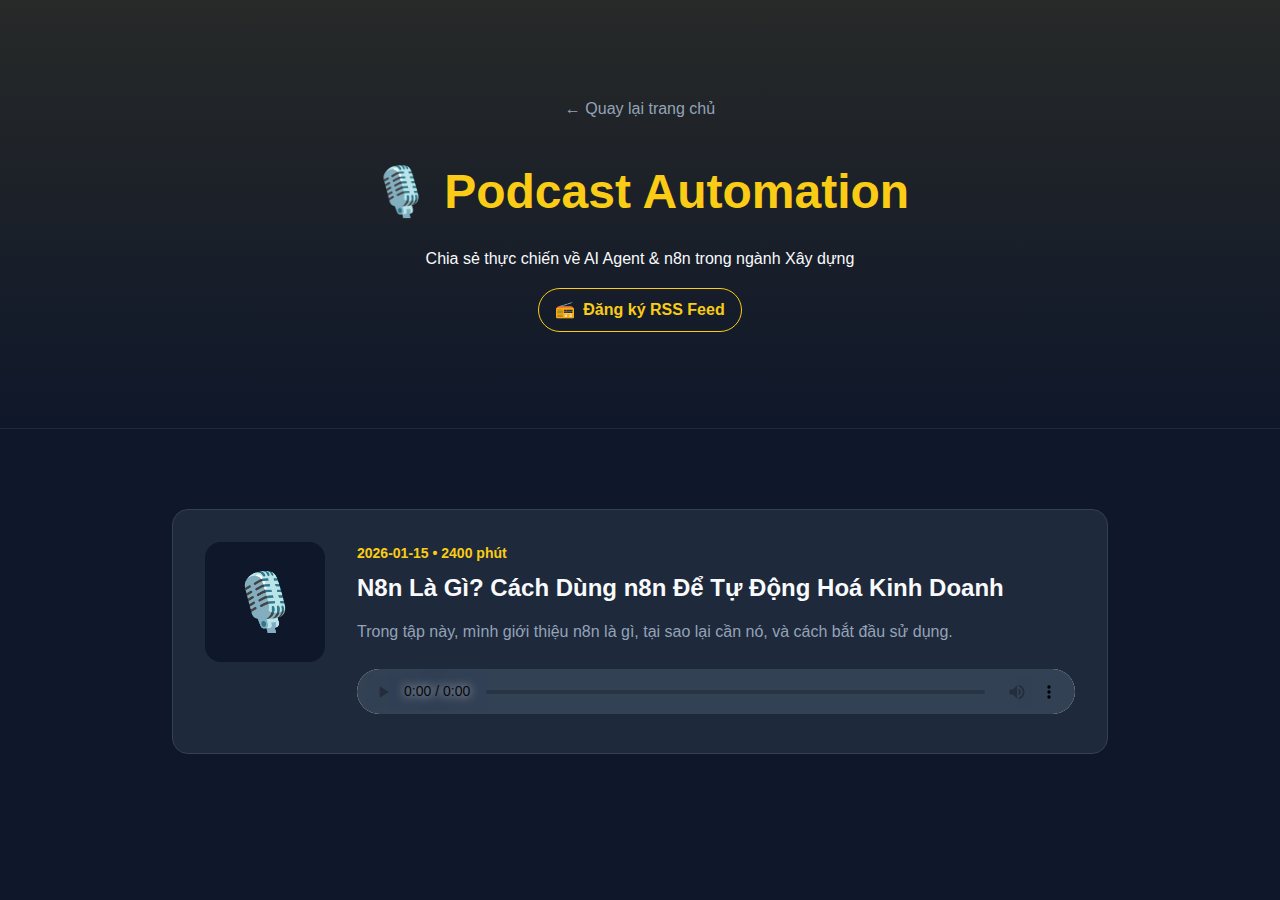
<file: podcast/index.html>
<!DOCTYPE html>
<html lang="vi">

<head>
    <meta charset="UTF-8">
    <meta name="viewport" content="width=device-width, initial-scale=1.0">
    <title>Podcast - DangTyn8n AI Agent & Automation</title>
    <style>
        :root {
            --primary: #facc15;
            --primary-dark: #ca8a04;
            --slate-900: #0f172a;
            --slate-800: #1e293b;
            --slate-700: #334155;
            --text-main: #f8fafc;
            --text-muted: #94a3b8;
        }

        * {
            margin: 0;
            padding: 0;
            box-sizing: border-box;
        }

        body {
            font-family: 'Inter', -apple-system, sans-serif;
            background-color: var(--slate-900);
            color: var(--text-main);
            line-height: 1.6;
            min-height: 100vh;
        }

        .container {
            max-width: 1000px;
            margin: 0 auto;
            padding: 2rem;
        }

        header {
            text-align: center;
            padding: 4rem 0;
            background: linear-gradient(to bottom, rgba(250, 204, 21, 0.1), transparent);
            border-bottom: 1px solid var(--slate-800);
            margin-bottom: 3rem;
        }

        h1 {
            font-size: 3rem;
            margin-bottom: 1rem;
            color: var(--primary);
        }

        .rss-link {
            display: inline-flex;
            align-items: center;
            gap: 0.5rem;
            color: var(--primary);
            text-decoration: none;
            font-weight: 600;
            padding: 0.5rem 1rem;
            border: 1px solid var(--primary);
            border-radius: 2rem;
            transition: all 0.3s;
            margin-top: 1rem;
        }

        .rss-link:hover {
            background: var(--primary);
            color: var(--slate-900);
        }

        .podcast-grid {
            display: grid;
            gap: 2rem;
        }

        .podcast-card {
            background: var(--slate-800);
            border-radius: 1rem;
            padding: 2rem;
            display: flex;
            gap: 2rem;
            border: 1px solid var(--slate-700);
            transition: transform 0.3s;
        }

        .podcast-card:hover {
            transform: translateY(-5px);
            border-color: var(--primary);
        }

        .podcast-icon {
            font-size: 3.5rem;
            background: var(--slate-900);
            width: 120px;
            height: 120px;
            display: flex;
            align-items: center;
            justify-content: center;
            border-radius: 1rem;
            flex-shrink: 0;
        }

        .podcast-info {
            flex-grow: 1;
        }

        .podcast-meta {
            font-size: 0.875rem;
            color: var(--primary);
            margin-bottom: 0.5rem;
            font-weight: 600;
        }

        .podcast-title {
            font-size: 1.5rem;
            margin-bottom: 1rem;
            line-height: 1.3;
        }

        .podcast-desc {
            color: var(--text-muted);
            margin-bottom: 1.5rem;
            font-size: 1rem;
        }

        /* Custom Audio Player Styling */
        audio {
            width: 100%;
            height: 45px;
            border-radius: 0.5rem;
            outline: none;
        }

        audio::-webkit-media-controls-panel {
            background-color: var(--slate-700);
        }

        .back-home {
            display: inline-block;
            color: var(--text-muted);
            text-decoration: none;
            margin-bottom: 2rem;
            font-weight: 500;
            transition: color 0.3s;
        }

        .back-home:hover {
            color: var(--primary);
        }

        .loading {
            text-align: center;
            padding: 4rem;
            font-size: 1.25rem;
            color: var(--text-muted);
        }

        .error {
            background: rgba(239, 68, 68, 0.1);
            border: 1px solid #ef4444;
            color: #fca5a5;
            padding: 2rem;
            border-radius: 0.5rem;
            text-align: center;
        }

        @media (max-width: 768px) {
            .podcast-card {
                flex-direction: column;
                gap: 1.5rem;
            }

            .podcast-icon {
                width: 80px;
                height: 80px;
                font-size: 2.5rem;
            }

            h1 {
                font-size: 2.25rem;
            }
        }
    </style>
</head>

<body>
    <header>
        <div class="container">
            <a href="../index.html" class="back-home">← Quay lại trang chủ</a>
            <h1>🎙️ Podcast Automation</h1>
            <p>Chia sẻ thực chiến về AI Agent & n8n trong ngành Xây dựng</p>
            <a href="../rss/podcast.xml" target="_blank" class="rss-link">
                <span>📻</span> Đăng ký RSS Feed
            </a>
        </div>
    </header>

    <main class="container">
        <div id="podcastContainer" class="loading">
            Đang tải các tập podcast...
        </div>
    </main>

    <script src="../data/posts-data.js"></script>
    <script>
        // ===== CONSTANTS =====
        const GOOGLE_DRIVE_REGEX = /https:\/\/drive\.google\.com\/file\/d\/([a-zA-Z0-9_-]+)/;

        // ===== UTILITIES =====
        function convertGoogleDriveLink(url) {
            // Kiểm tra nếu đã là direct link thì giữ nguyên
            if (url.includes('docs.google.com/uc?')) return url;
            
            // Extract file ID từ sharing link
            const match = url.match(GOOGLE_DRIVE_REGEX);
            if (match && match[1]) {
                const fileId = match[1];
                // Format streaming (tốt cho podcast dài)
                return `https://docs.google.com/uc?export=open&id=${fileId}`;
            }
            
            // Nếu không match, trả về original (có thể là URL khác)
            return url;
        }

        function escapeHtml(str) {
            return String(str ?? '')
                .replaceAll('&', '&amp;')
                .replaceAll('<', '&lt;')
                .replaceAll('>', '&gt;')
                .replaceAll('"', '&quot;')
                .replaceAll("'", '&#039;');
        }

        // ===== MAIN FUNCTION =====
        async function loadPodcasts() {
            const container = document.getElementById('podcastContainer');
            
            try {
                let data;

                // 1) Ưu tiên fetch file JSON
                try {
                    const response = await fetch('../data/podcast-episodes.json');
                    if (response.ok) {
                        data = await response.json();
                    }
                } catch (e) {
                    console.warn('⚠️ Podcast fetch failed, using local data fallback', e);
                    data = window.PODCAST_DATA;
                }

                if (!data) throw new Error('Không thể tải dữ liệu podcast');

                const episodes = data.episodes || data;

                if (episodes.length === 0) {
                    container.className = '';
                    container.innerHTML = '<p class="error">📭 Chưa có tập podcast nào được xuất bản.</p>';
                    return;
                }

                // Sort theo ngày mới nhất
                episodes.sort((a, b) => new Date(b.date) - new Date(a.date));

                // ===== RENDER PODCAST GRID =====
                container.className = 'podcast-grid';
                container.innerHTML = episodes.map(ep => {
                    // Convert Google Drive link sang direct link
                    const audioUrl = convertGoogleDriveLink(ep.audioUrl);
                    
                    return `
                        <div class="podcast-card">
                            <div class="podcast-icon">🎙️</div>
                            <div class="podcast-info">
                                <div class="podcast-meta">${escapeHtml(ep.date)} • ${escapeHtml(ep.duration)} phút</div>
                                <h2 class="podcast-title">${escapeHtml(ep.title)}</h2>
                                <p class="podcast-desc">${escapeHtml(ep.description)}</p>
                                
                                <!-- Audio Player với direct link -->
                                <audio 
                                    controls 
                                    preload="metadata"
                                    onloadstart="console.log('Loading:', '${escapeHtml(ep.title)}')"
                                    onerror="console.error('Audio load failed:', this.src); this.parentElement.innerHTML += '<p style=\\'color:#ef4444; margin-top:10px;\\'>⚠️ Không thể tải audio. Kiểm tra quyền truy cập Google Drive.</p>';"
                                >
                                    <source src="${audioUrl}" type="audio/mpeg">
                                    Trình duyệt của bạn không hỗ trợ phát âm thanh.
                                </audio>
                            </div>
                        </div>
                    `;
                }).join('');

            } catch (error) {
                console.error('❌ Error:', error);
                container.className = '';
                container.innerHTML = `<div class="error"><h3>❌ Lỗi tải podcast</h3><p>${escapeHtml(error.message)}</p></div>`;
            }
        }

        // ===== KHỞI ĐỘNG =====
        document.addEventListener('DOMContentLoaded', loadPodcasts);
    </script>
</body>

</html>
</file>
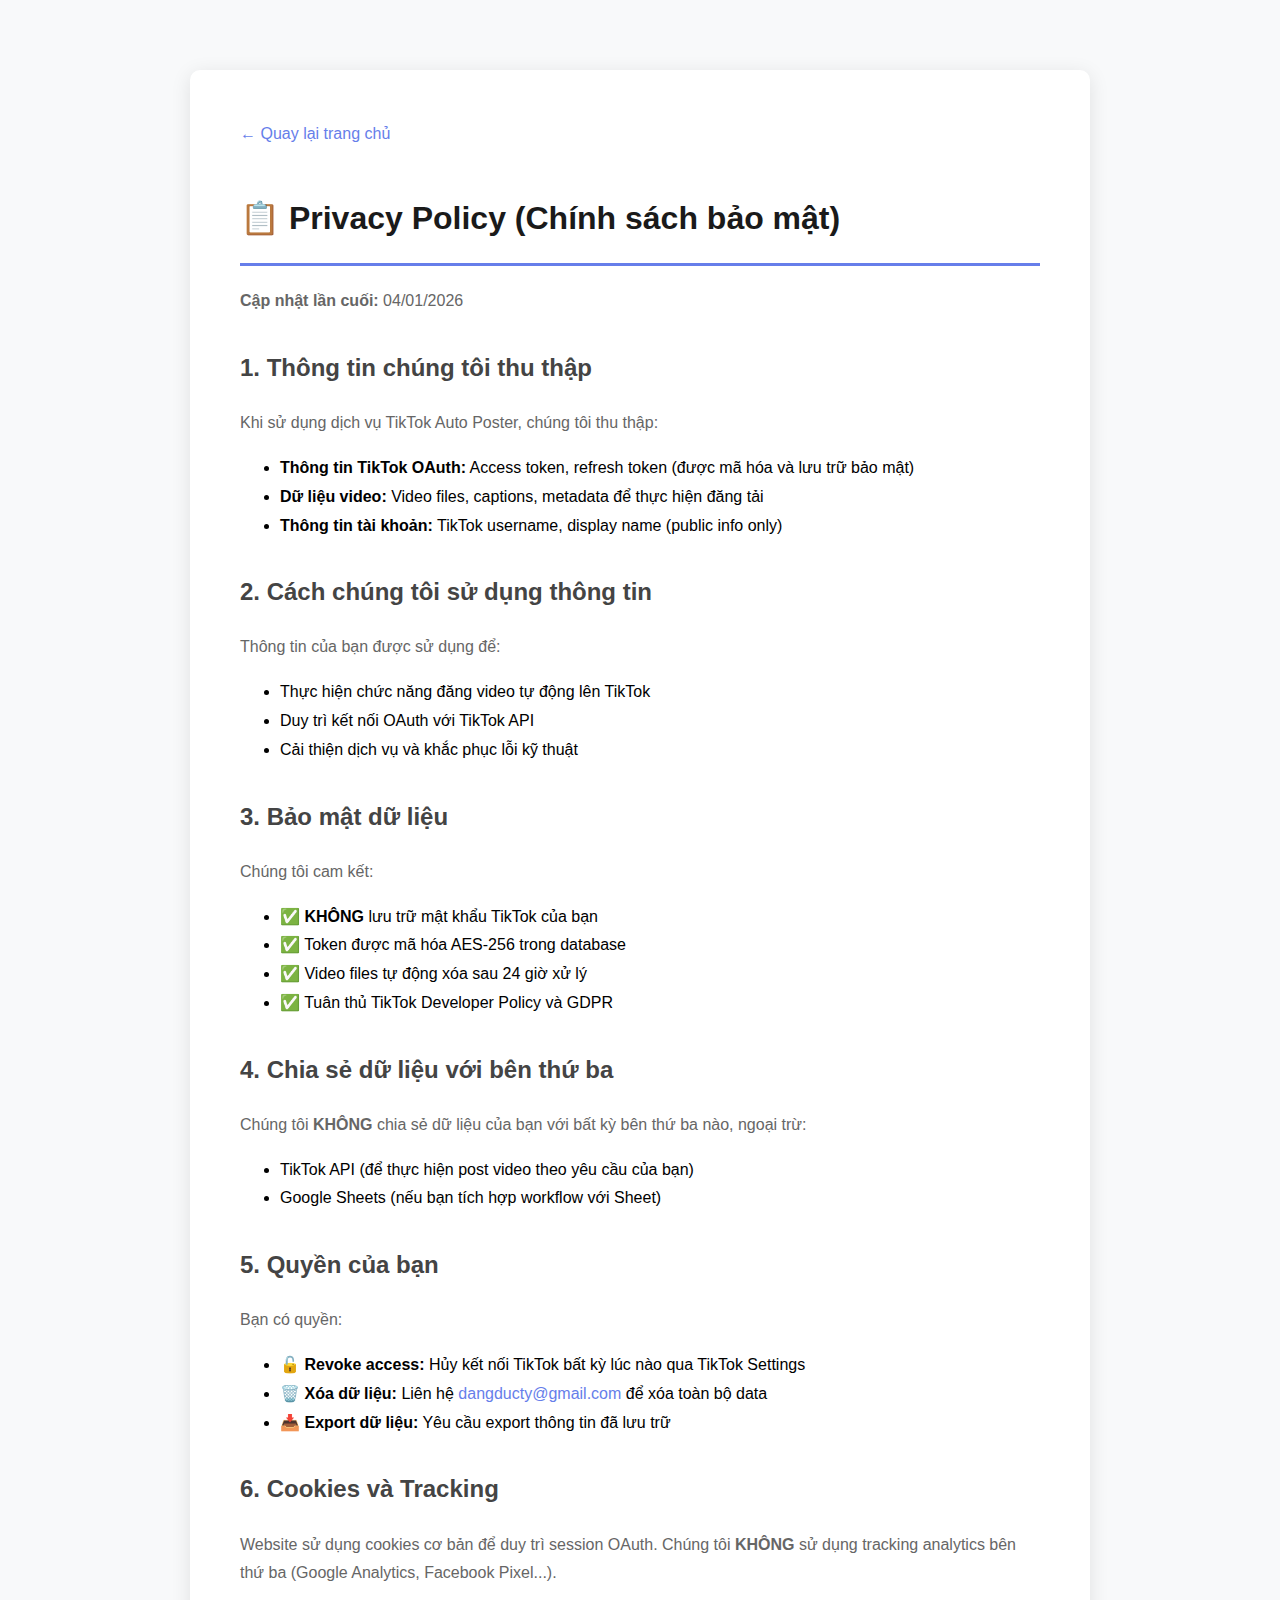
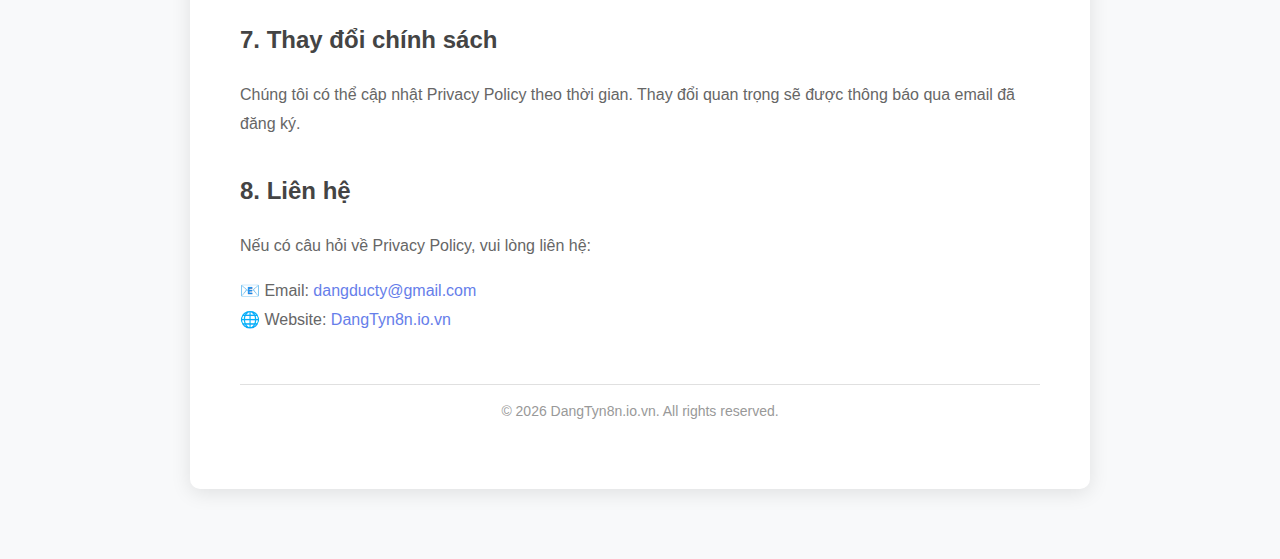
<file: privacy-policy.html>
<!DOCTYPE html>
<html lang="vi">

<head>
    <meta charset="UTF-8">
    <meta name="viewport" content="width=device-width, initial-scale=1.0">
    <title>Privacy Policy - TikTok Auto Poster</title>
    <style>
        body {
            font-family: -apple-system, BlinkMacSystemFont, 'Segoe UI', sans-serif;
            max-width: 900px;
            margin: 50px auto;
            padding: 20px;
            line-height: 1.8;
            background: #f8f9fa;
        }

        .container {
            background: white;
            padding: 50px;
            border-radius: 10px;
            box-shadow: 0 4px 20px rgba(0, 0, 0, 0.1);
        }

        h1 {
            color: #1a1a1a;
            border-bottom: 3px solid #667eea;
            padding-bottom: 15px;
        }

        h2 {
            color: #444;
            margin-top: 30px;
        }

        p {
            color: #666;
        }

        a {
            color: #667eea;
            text-decoration: none;
        }

        a:hover {
            text-decoration: underline;
        }

        .back-link {
            display: inline-block;
            margin-bottom: 20px;
            color: #667eea;
            font-weight: 500;
        }
    </style>
</head>

<body>
    <div class="container">
        <a href="/" class="back-link">← Quay lại trang chủ</a>

        <h1>📋 Privacy Policy (Chính sách bảo mật)</h1>

        <p><strong>Cập nhật lần cuối:</strong> 04/01/2026</p>

        <h2>1. Thông tin chúng tôi thu thập</h2>
        <p>Khi sử dụng dịch vụ TikTok Auto Poster, chúng tôi thu thập:</p>
        <ul>
            <li><strong>Thông tin TikTok OAuth:</strong> Access token, refresh token (được mã hóa và lưu trữ bảo mật)
            </li>
            <li><strong>Dữ liệu video:</strong> Video files, captions, metadata để thực hiện đăng tải</li>
            <li><strong>Thông tin tài khoản:</strong> TikTok username, display name (public info only)</li>
        </ul>

        <h2>2. Cách chúng tôi sử dụng thông tin</h2>
        <p>Thông tin của bạn được sử dụng để:</p>
        <ul>
            <li>Thực hiện chức năng đăng video tự động lên TikTok</li>
            <li>Duy trì kết nối OAuth với TikTok API</li>
            <li>Cải thiện dịch vụ và khắc phục lỗi kỹ thuật</li>
        </ul>

        <h2>3. Bảo mật dữ liệu</h2>
        <p>Chúng tôi cam kết:</p>
        <ul>
            <li>✅ <strong>KHÔNG</strong> lưu trữ mật khẩu TikTok của bạn</li>
            <li>✅ Token được mã hóa AES-256 trong database</li>
            <li>✅ Video files tự động xóa sau 24 giờ xử lý</li>
            <li>✅ Tuân thủ TikTok Developer Policy và GDPR</li>
        </ul>

        <h2>4. Chia sẻ dữ liệu với bên thứ ba</h2>
        <p>Chúng tôi <strong>KHÔNG</strong> chia sẻ dữ liệu của bạn với bất kỳ bên thứ ba nào, ngoại trừ:</p>
        <ul>
            <li>TikTok API (để thực hiện post video theo yêu cầu của bạn)</li>
            <li>Google Sheets (nếu bạn tích hợp workflow với Sheet)</li>
        </ul>

        <h2>5. Quyền của bạn</h2>
        <p>Bạn có quyền:</p>
        <ul>
            <li>🔓 <strong>Revoke access:</strong> Hủy kết nối TikTok bất kỳ lúc nào qua TikTok Settings</li>
            <li>🗑️ <strong>Xóa dữ liệu:</strong> Liên hệ <a href="mailto:dangducty@gmail.com">dangducty@gmail.com</a>
                để xóa toàn bộ data</li>
            <li>📥 <strong>Export dữ liệu:</strong> Yêu cầu export thông tin đã lưu trữ</li>
        </ul>

        <h2>6. Cookies và Tracking</h2>
        <p>Website sử dụng cookies cơ bản để duy trì session OAuth. Chúng tôi <strong>KHÔNG</strong> sử dụng tracking
            analytics bên thứ ba (Google Analytics, Facebook Pixel...).</p>

        <h2>7. Thay đổi chính sách</h2>
        <p>Chúng tôi có thể cập nhật Privacy Policy theo thời gian. Thay đổi quan trọng sẽ được thông báo qua email đã
            đăng ký.</p>

        <h2>8. Liên hệ</h2>
        <p>Nếu có câu hỏi về Privacy Policy, vui lòng liên hệ:</p>
        <p>
            📧 Email: <a href="mailto:dangducty@gmail.com">dangducty@gmail.com</a><br>
            🌐 Website: <a href="https://DangTyn8n.io.vn">DangTyn8n.io.vn</a>
        </p>

        <hr style="margin-top: 50px; border: none; border-top: 1px solid #e0e0e0;">
        <p style="text-align: center; color: #999; font-size: 14px;">
            &copy; 2026 DangTyn8n.io.vn. All rights reserved.
        </p>
    </div>
</body>

</html>
</file>
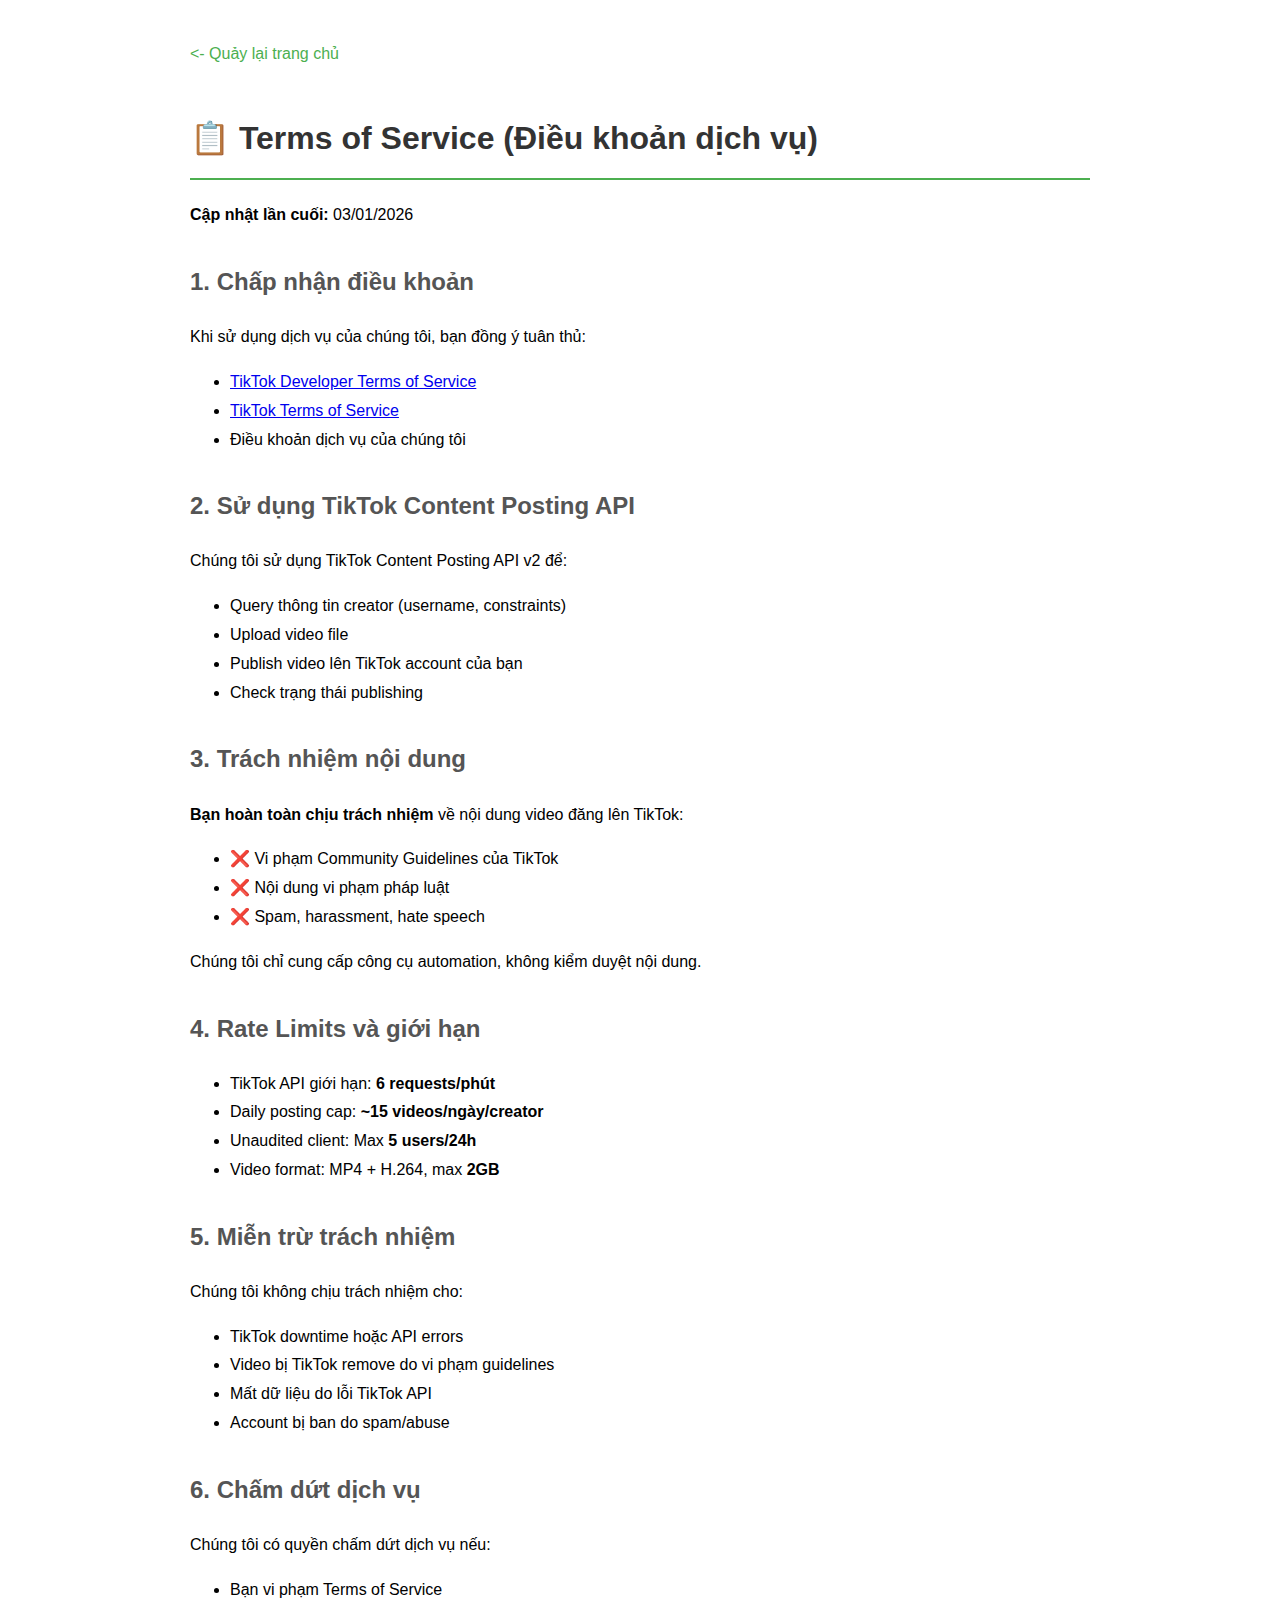
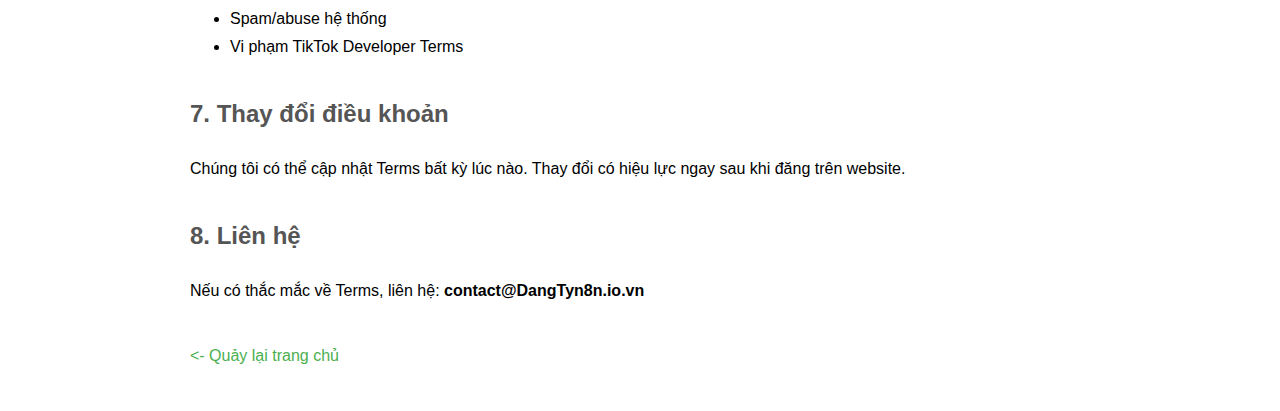
<file: terms.html>
<!DOCTYPE html>
<html lang="vi">

<head>
  <meta charset="UTF-8">
  <title>Terms of Service - DangTyn8n.io.vn</title>
  <meta name="viewport" content="width=device-width, initial-scale=1.0">
  <style>
    body {
      font-family: Arial, sans-serif;
      max-width: 900px;
      margin: 0 auto;
      padding: 20px;
      line-height: 1.8;
    }

    h1 {
      color: #333;
      border-bottom: 2px solid #4CAF50;
      padding-bottom: 10px;
    }

    h2 {
      color: #555;
      margin-top: 30px;
    }

    .back {
      display: inline-block;
      margin: 20px 0;
      color: #4CAF50;
      text-decoration: none;
    }
  </style>
</head>

<body>
  <a href="index.html" class="back"><- Quảy lại trang chủ</a>

      <h1>📋 Terms of Service (Điều khoản dịch vụ)</h1>
      <p><strong>Cập nhật lần cuối:</strong> 03/01/2026</p>

      <h2>1. Chấp nhận điều khoản</h2>
      <p>Khi sử dụng dịch vụ của chúng tôi, bạn đồng ý tuân thủ:</p>
      <ul>
        <li><a href="https://developers.tiktok.com/doc/terms-of-use" target="_blank">TikTok Developer Terms of
            Service</a></li>
        <li><a href="https://www.tiktok.com/legal/terms-of-service" target="_blank">TikTok Terms of Service</a></li>
        <li>Điều khoản dịch vụ của chúng tôi</li>
      </ul>

      <h2>2. Sử dụng TikTok Content Posting API</h2>
      <p>Chúng tôi sử dụng TikTok Content Posting API v2 để:</p>
      <ul>
        <li>Query thông tin creator (username, constraints)</li>
        <li>Upload video file</li>
        <li>Publish video lên TikTok account của bạn</li>
        <li>Check trạng thái publishing</li>
      </ul>

      <h2>3. Trách nhiệm nội dung</h2>
      <p><strong>Bạn hoàn toàn chịu trách nhiệm</strong> về nội dung video đăng lên TikTok:</p>
      <ul>
        <li>❌ Vi phạm Community Guidelines của TikTok</li>
        <li>❌ Nội dung vi phạm pháp luật</li>
        <li>❌ Spam, harassment, hate speech</li>
      </ul>
      <p>Chúng tôi chỉ cung cấp công cụ automation, không kiểm duyệt nội dung.</p>

      <h2>4. Rate Limits và giới hạn</h2>
      <ul>
        <li>TikTok API giới hạn: <strong>6 requests/phút</strong></li>
        <li>Daily posting cap: <strong>~15 videos/ngày/creator</strong></li>
        <li>Unaudited client: Max <strong>5 users/24h</strong></li>
        <li>Video format: MP4 + H.264, max <strong>2GB</strong></li>
      </ul>

      <h2>5. Miễn trừ trách nhiệm</h2>
      <p>Chúng tôi không chịu trách nhiệm cho:</p>
      <ul>
        <li>TikTok downtime hoặc API errors</li>
        <li>Video bị TikTok remove do vi phạm guidelines</li>
        <li>Mất dữ liệu do lỗi TikTok API</li>
        <li>Account bị ban do spam/abuse</li>
      </ul>

      <h2>6. Chấm dứt dịch vụ</h2>
      <p>Chúng tôi có quyền chấm dứt dịch vụ nếu:</p>
      <ul>
        <li>Bạn vi phạm Terms of Service</li>
        <li>Spam/abuse hệ thống</li>
        <li>Vi phạm TikTok Developer Terms</li>
      </ul>

      <h2>7. Thay đổi điều khoản</h2>
      <p>Chúng tôi có thể cập nhật Terms bất kỳ lúc nào.
        Thay đổi có hiệu lực ngay sau khi đăng trên website.</p>

      <h2>8. Liên hệ</h2>
      <p>Nếu có thắc mắc về Terms, liên hệ: <strong>contact@DangTyn8n.io.vn</strong></p>

      <a href="index.html" class="back"><- Quảy lại trang chủ</a>
</body>

</html>
</file>
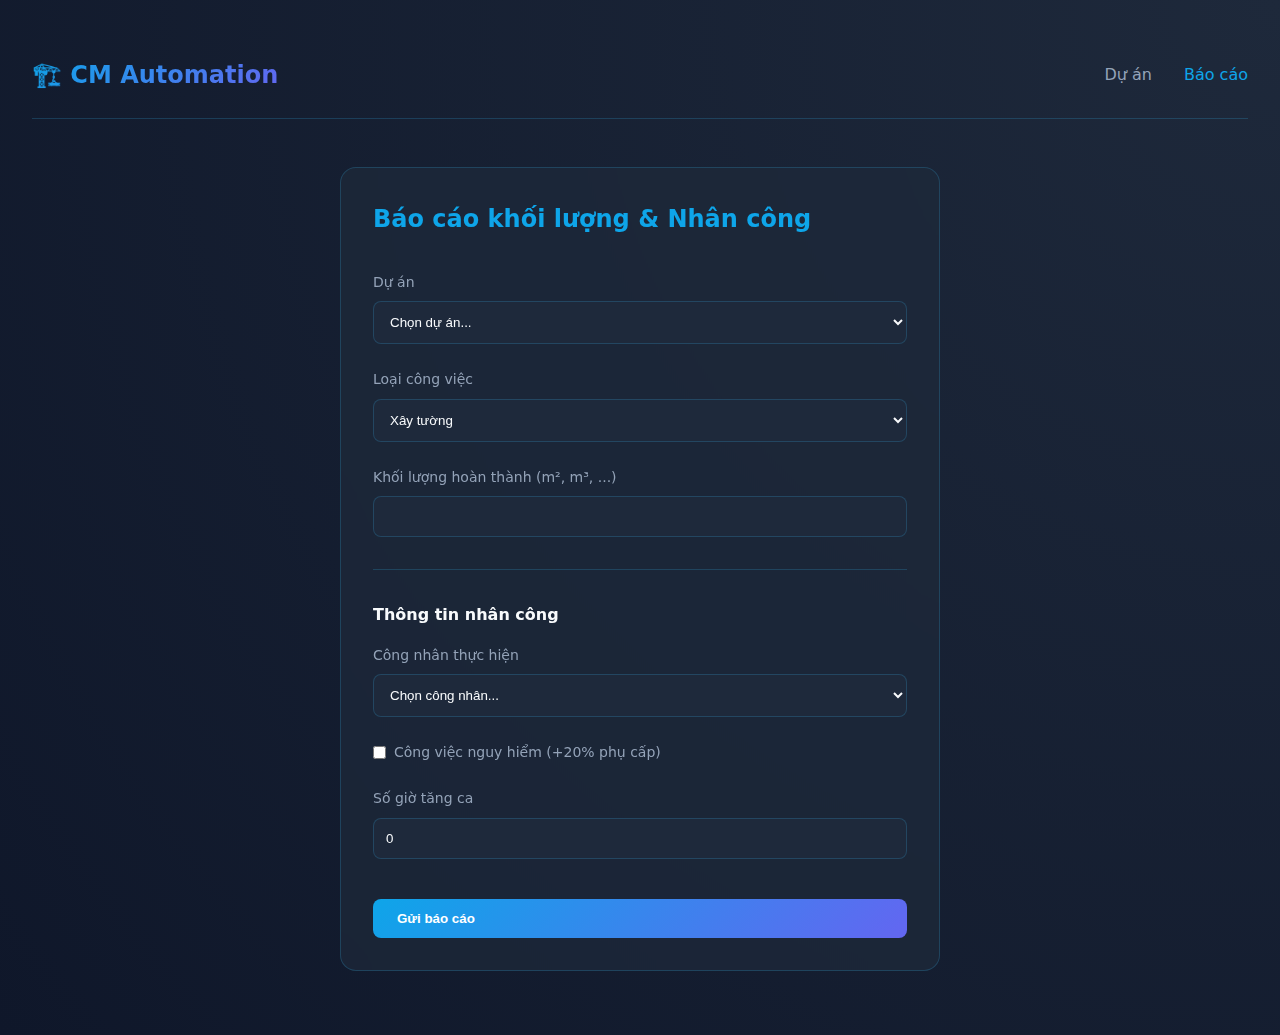
<file: forms/daily-update.html>
<!DOCTYPE html>
<html lang="vi">

<head>
    <meta charset="UTF-8">
    <meta name="viewport" content="width=device-width, initial-scale=1.0">
    <title>Báo cáo hàng ngày | CM Automation</title>
    <link rel="stylesheet" href="../css/dashboard.css">
    <style>
        .form-container {
            max-width: 600px;
            margin: 2rem auto;
            background: var(--glass);
            backdrop-filter: blur(12px);
            border: 1px solid var(--dark-border);
            padding: 2rem;
            border-radius: 1rem;
        }

        .form-group {
            margin-bottom: 1.5rem;
        }

        label {
            display: block;
            margin-bottom: 0.5rem;
            font-size: 0.875rem;
            color: var(--text-muted);
        }

        input,
        select,
        textarea {
            width: 100%;
            padding: 0.75rem;
            border-radius: 0.5rem;
            background: var(--dark-surface);
            border: 1px solid var(--dark-border);
            color: var(--text-main);
            outline: none;
        }

        input:focus {
            border-color: var(--primary);
        }

        .checkbox-group {
            display: flex;
            align-items: center;
            gap: 0.5rem;
        }

        .checkbox-group input {
            width: auto;
        }
    </style>
</head>

<body>
    <div class="container">
        <header>
            <a href="../dashboard.html" class="logo">🏗️ CM Automation</a>
            <nav class="nav-links">
                <a href="../dashboard.html">Dự án</a>
                <a href="#" class="active">Báo cáo</a>
            </nav>
        </header>

        <div class="form-container animate-fade-in">
            <h2 style="margin-bottom: 2rem; color: var(--primary)">Báo cáo khối lượng & Nhân công</h2>

            <form id="dailyUpdateForm">
                <div class="form-group">
                    <label for="project">Dự án</label>
                    <select id="project" required>
                        <option value="">Chọn dự án...</option>
                        <option value="1">Nhà mẫu Sunrise City</option>
                        <option value="2">Căn hộ Vinhomes Grand Park</option>
                    </select>
                </div>

                <div class="form-group">
                    <label for="workType">Loại công việc</label>
                    <select id="workType" required>
                        <option value="tuong">Xây tường</option>
                        <option value="san">Đổ sàn</option>
                        <option value="son">Sơn bả</option>
                        <option value="dien">Điện nước</option>
                    </select>
                </div>

                <div class="form-group">
                    <label for="volume">Khối lượng hoàn thành (m², m³, ...)</label>
                    <input type="number" id="volume" step="0.1" required>
                </div>

                <hr style="border: 0; border-top: 1px solid var(--dark-border); margin: 2rem 0;">

                <h3 style="margin-bottom: 1rem; font-size: 1rem">Thông tin nhân công</h3>

                <div class="form-group">
                    <label for="worker">Công nhân thực hiện</label>
                    <select id="worker" required>
                        <option value="">Chọn công nhân...</option>
                        <option value="1">Nguyễn Văn A</option>
                        <option value="2">Trần Thị B</option>
                    </select>
                </div>

                <div class="form-group checkbox-group">
                    <input type="checkbox" id="isDangerous">
                    <label for="isDangerous" style="margin: 0">Công việc nguy hiểm (+20% phụ cấp)</label>
                </div>

                <div class="form-group">
                    <label for="overtime">Số giờ tăng ca</label>
                    <input type="number" id="overtime" value="0">
                </div>

                <button type="submit" class="btn btn-primary" style="width: 100%; margin-top: 1rem">Gửi báo cáo</button>
            </form>
        </div>
    </div>

    <script>
        document.getElementById('dailyUpdateForm').addEventListener('submit', (e) => {
            e.preventDefault();
            alert('Báo cáo đã được ghi nhận vào hệ thống!');
            // In real app: send to Google Apps Script / API
        });
    </script>
</body>

</html>
</file>
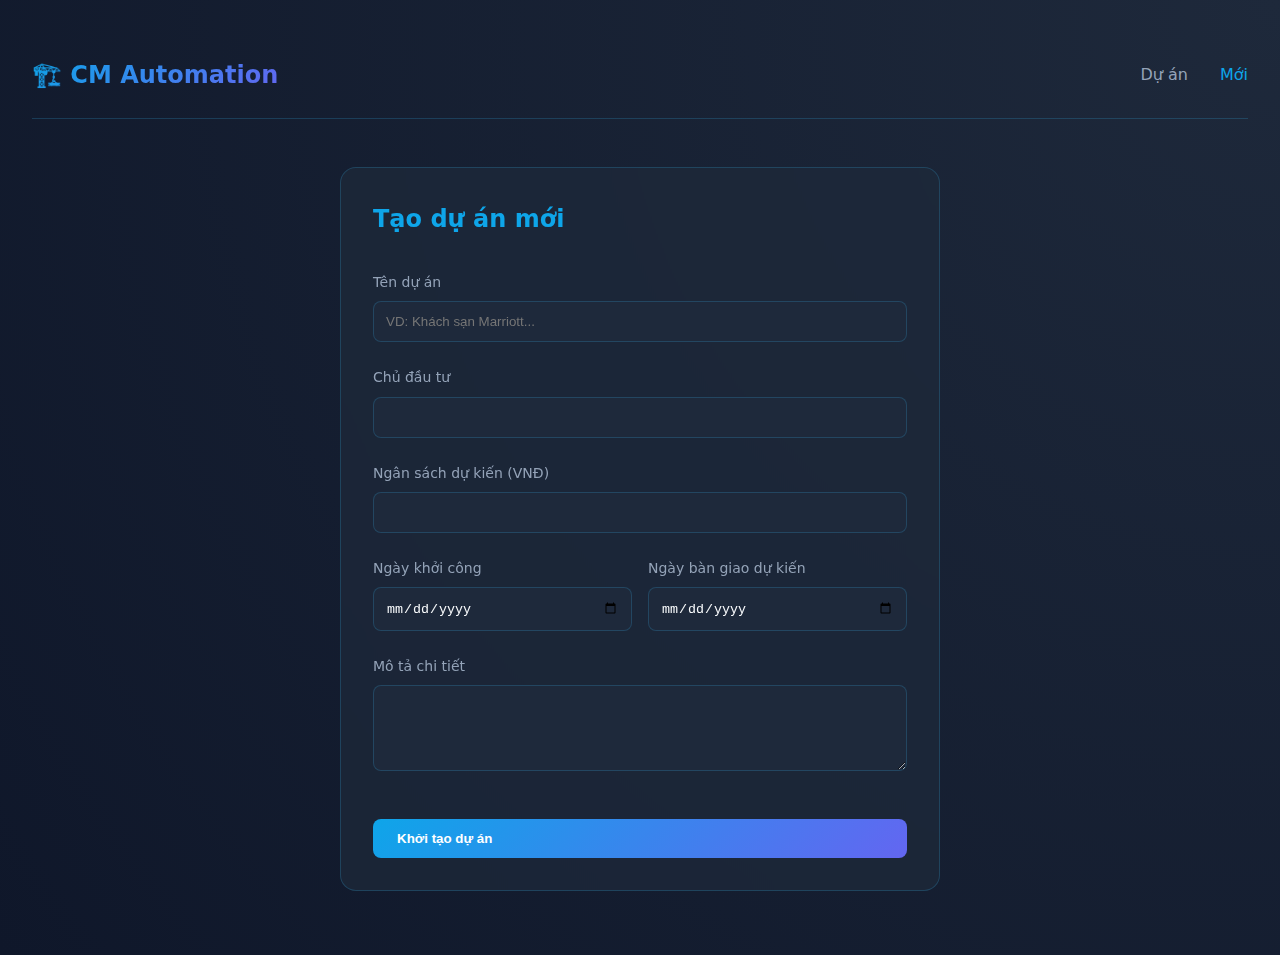
<file: forms/project-form.html>
<!DOCTYPE html>
<html lang="vi">

<head>
    <meta charset="UTF-8">
    <meta name="viewport" content="width=device-width, initial-scale=1.0">
    <title>Thêm dự án mới | CM Automation</title>
    <link rel="stylesheet" href="../css/dashboard.css">
    <style>
        .form-container {
            max-width: 600px;
            margin: 2rem auto;
            background: var(--glass);
            backdrop-filter: blur(12px);
            border: 1px solid var(--dark-border);
            padding: 2rem;
            border-radius: 1rem;
        }

        .form-group {
            margin-bottom: 1.5rem;
        }

        label {
            display: block;
            margin-bottom: 0.5rem;
            font-size: 0.875rem;
            color: var(--text-muted);
        }

        input,
        select,
        textarea {
            width: 100%;
            padding: 0.75rem;
            border-radius: 0.5rem;
            background: var(--dark-surface);
            border: 1px solid var(--dark-border);
            color: var(--text-main);
            outline: none;
        }
    </style>
</head>

<body>
    <div class="container">
        <header>
            <a href="../dashboard.html" class="logo">🏗️ CM Automation</a>
            <nav class="nav-links">
                <a href="../dashboard.html">Dự án</a>
                <a href="#" class="active">Mới</a>
            </nav>
        </header>

        <div class="form-container animate-fade-in">
            <h2 style="margin-bottom: 2rem; color: var(--primary)">Tạo dự án mới</h2>

            <form id="projectForm">
                <div class="form-group">
                    <label for="name">Tên dự án</label>
                    <input type="text" id="name" placeholder="VD: Khách sạn Marriott..." required>
                </div>

                <div class="form-group">
                    <label for="client">Chủ đầu tư</label>
                    <input type="text" id="client" required>
                </div>

                <div class="form-group">
                    <label for="budget">Ngân sách dự kiến (VNĐ)</label>
                    <input type="number" id="budget" required>
                </div>

                <div class="grid" style="display: grid; grid-template-columns: 1fr 1fr; gap: 1rem;">
                    <div class="form-group">
                        <label for="startDate">Ngày khởi công</label>
                        <input type="date" id="startDate" required>
                    </div>
                    <div class="form-group">
                        <label for="endDate">Ngày bàn giao dự kiến</label>
                        <input type="date" id="endDate" required>
                    </div>
                </div>

                <div class="form-group">
                    <label for="description">Mô tả chi tiết</label>
                    <textarea id="description" rows="4"></textarea>
                </div>

                <button type="submit" class="btn btn-primary" style="width: 100%; margin-top: 1rem">Khởi tạo dự
                    án</button>
            </form>
        </div>
    </div>
</body>

</html>
</file>
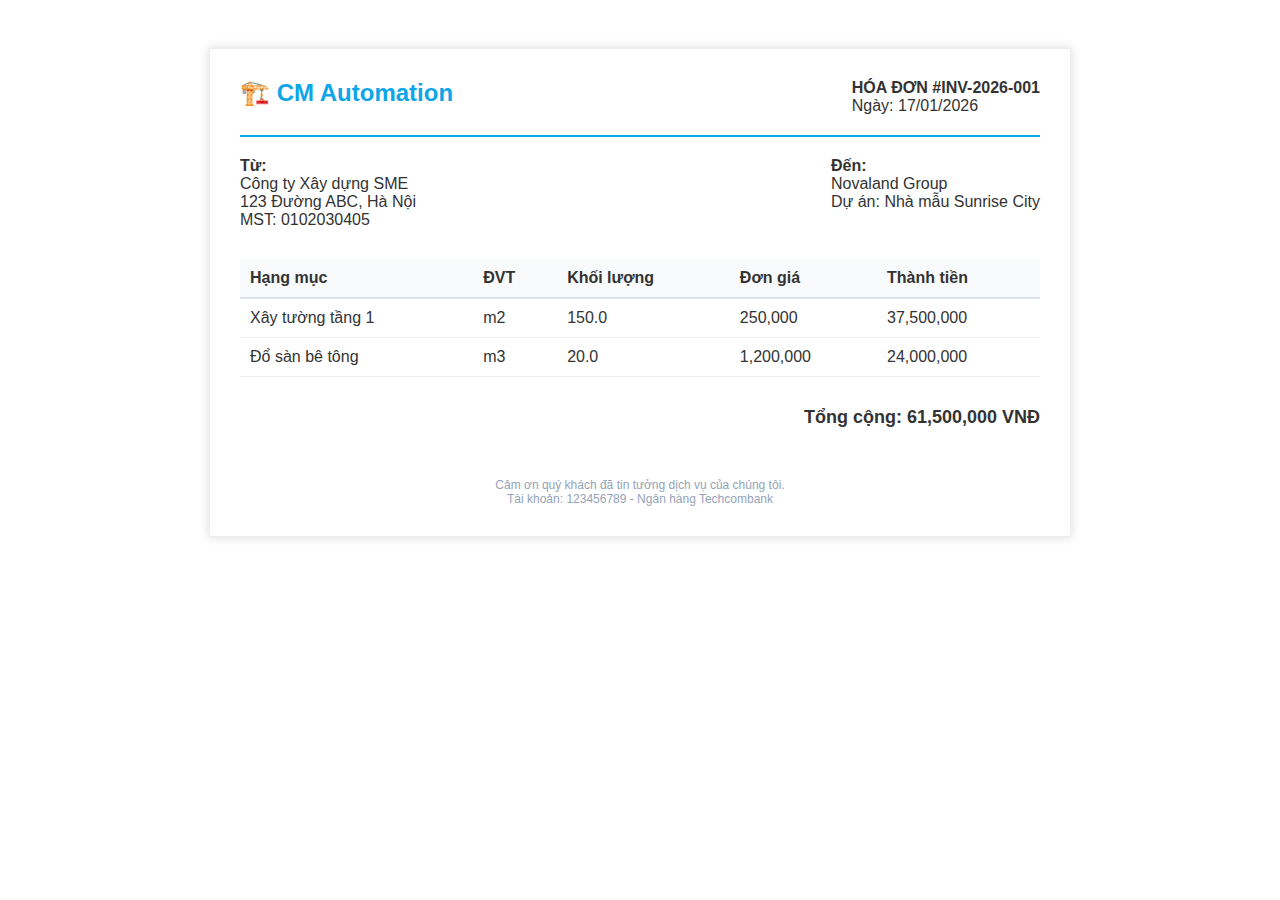
<file: templates/invoice.html>
<!DOCTYPE html>
<html lang="vi">

<head>
    <meta charset="UTF-8">
    <title>Hóa đơn | CM Automation</title>
    <style>
        body {
            font-family: 'Segoe UI', Tahoma, Geneva, Verdana, sans-serif;
            padding: 40px;
            color: #333;
        }

        .invoice-box {
            max-width: 800px;
            margin: auto;
            border: 1px solid #eee;
            box-shadow: 0 0 10px rgba(0, 0, 0, .15);
            padding: 30px;
        }

        .header {
            display: flex;
            justify-content: space-between;
            border-bottom: 2px solid #0ea5e9;
            padding-bottom: 20px;
            margin-bottom: 20px;
        }

        .logo {
            font-size: 24px;
            font-weight: bold;
            color: #0ea5e9;
        }

        .info {
            display: flex;
            justify-content: space-between;
            margin-bottom: 30px;
        }

        table {
            width: 100%;
            text-align: left;
            border-collapse: collapse;
        }

        th {
            background: #f8fafc;
            padding: 10px;
            border-bottom: 2px solid #dee2e6;
        }

        td {
            padding: 10px;
            border-bottom: 1px solid #eee;
        }

        .total {
            text-align: right;
            margin-top: 30px;
            font-size: 18px;
            font-weight: bold;
        }

        .footer {
            margin-top: 50px;
            text-align: center;
            color: #94a3b8;
            font-size: 12px;
        }
    </style>
</head>

<body>
    <div class="invoice-box">
        <div class="header">
            <div class="logo">🏗️ CM Automation</div>
            <div>
                <strong>HÓA ĐƠN #INV-2026-001</strong><br>
                Ngày: 17/01/2026
            </div>
        </div>

        <div class="info">
            <div>
                <strong>Từ:</strong><br>
                Công ty Xây dựng SME<br>
                123 Đường ABC, Hà Nội<br>
                MST: 0102030405
            </div>
            <div>
                <strong>Đến:</strong><br>
                <span id="clientName">Novaland Group</span><br>
                Dự án: <span id="projectName">Nhà mẫu Sunrise City</span>
            </div>
        </div>

        <table>
            <thead>
                <tr>
                    <th>Hạng mục</th>
                    <th>ĐVT</th>
                    <th>Khối lượng</th>
                    <th>Đơn giá</th>
                    <th>Thành tiền</th>
                </tr>
            </thead>
            <tbody id="invoiceItems">
                <tr>
                    <td>Xây tường tầng 1</td>
                    <td>m2</td>
                    <td>150.0</td>
                    <td>250,000</td>
                    <td>37,500,000</td>
                </tr>
                <tr>
                    <td>Đổ sàn bê tông</td>
                    <td>m3</td>
                    <td>20.0</td>
                    <td>1,200,000</td>
                    <td>24,000,000</td>
                </tr>
            </tbody>
        </table>

        <div class="total">
            Tổng cộng: <span id="totalAmount">61,500,000 VNĐ</span>
        </div>

        <div class="footer">
            Cảm ơn quý khách đã tin tưởng dịch vụ của chúng tôi.<br>
            Tài khoản: 123456789 - Ngân hàng Techcombank
        </div>
    </div>
</body>

</html>
</file>
<file: css/sales.css>
:root {
    /* VLXD Color Palette: Safety Yellow, Slate Gray, Tech Blue */
    --yellow: #f59e0b;
    --yellow-glow: rgba(245, 158, 11, 0.3);
    --yellow-dark: #d97706;
    --slate: #475569;
    --slate-dark: #1e293b;
    --slate-light: #64748b;
    --tech-blue: #0ea5e9;
    --tech-blue-glow: rgba(14, 165, 233, 0.2);
    --dark: #0f172a;
    --dark-surface: #1e293b;
    --text-main: #f8fafc;
    --text-muted: #94a3b8;
    --border: rgba(245, 158, 11, 0.2);
}

* {
    margin: 0;
    padding: 0;
    box-sizing: border-box;
}

body {
    font-family: 'Inter', system-ui, sans-serif;
    background: linear-gradient(135deg, #0f172a 0%, #1e293b 50%, #0f172a 100%);
    color: var(--text-main);
    line-height: 1.7;
}

.container {
    max-width: 1200px;
    margin: 0 auto;
    padding: 0 2rem;
}

/* Header */
header {
    background: rgba(15, 23, 42, 0.95);
    backdrop-filter: blur(12px);
    border-bottom: 1px solid var(--border);
    position: sticky;
    top: 0;
    z-index: 1000;
}

.header-content {
    display: flex;
    justify-content: space-between;
    align-items: center;
    padding: 1rem 0;
}

.logo {
    font-size: 1.5rem;
    font-weight: 800;
    color: var(--yellow);
    text-decoration: none;
    display: flex;
    align-items: center;
    gap: 0.5rem;
}

nav {
    display: flex;
    gap: 2rem;
    align-items: center;
}

nav a {
    color: var(--text-muted);
    text-decoration: none;
    font-weight: 500;
    transition: 0.3s;
}

nav a:hover {
    color: var(--yellow);
}

.btn-demo {
    background: transparent;
    border: 2px solid var(--yellow);
    color: var(--yellow) !important;
    padding: 0.5rem 1.25rem;
    border-radius: 0.5rem;
    font-weight: 600;
}

/* Hero Section - Construction Theme */
.hero {
    padding: 6rem 0 8rem;
    text-align: center;
    position: relative;
    background:
        radial-gradient(circle at 20% 80%, var(--yellow-glow) 0%, transparent 40%),
        radial-gradient(circle at 80% 20%, var(--tech-blue-glow) 0%, transparent 40%);
}

.hero::before {
    content: '';
    position: absolute;
    top: 0;
    left: 0;
    right: 0;
    bottom: 0;
    background: url("data:image/svg+xml,%3Csvg width='60' height='60' viewBox='0 0 60 60' xmlns='http://www.w3.org/2000/svg'%3E%3Cpath d='M0 0h60v60H0z' fill='none'/%3E%3Cpath d='M30 0v60M0 30h60' stroke='%23475569' stroke-width='0.5' opacity='0.1'/%3E%3C/svg%3E");
    opacity: 0.3;
    pointer-events: none;
}

.hero-badge {
    display: inline-flex;
    align-items: center;
    gap: 0.5rem;
    background: rgba(245, 158, 11, 0.1);
    border: 1px solid var(--border);
    color: var(--yellow);
    padding: 0.5rem 1.25rem;
    border-radius: 2rem;
    font-size: 0.875rem;
    font-weight: 600;
    margin-bottom: 2rem;
}

.hero h1 {
    font-size: 3.5rem;
    font-weight: 800;
    line-height: 1.15;
    margin-bottom: 1.5rem;
}

.gradient-text {
    background: linear-gradient(135deg, var(--yellow), var(--tech-blue));
    -webkit-background-clip: text;
    background-clip: text;
    -webkit-text-fill-color: transparent;
}

.hero p {
    font-size: 1.25rem;
    color: var(--text-muted);
    max-width: 700px;
    margin: 0 auto 2.5rem;
}

.hero-actions {
    display: flex;
    justify-content: center;
    gap: 1rem;
    flex-wrap: wrap;
}

.btn {
    padding: 1rem 2rem;
    border-radius: 0.5rem;
    font-weight: 700;
    text-decoration: none;
    transition: all 0.3s ease;
    cursor: pointer;
    border: none;
}

.btn-primary {
    background: linear-gradient(135deg, var(--yellow), var(--yellow-dark));
    color: var(--dark);
    box-shadow: 0 4px 15px var(--yellow-glow);
}

.btn-primary:hover {
    transform: translateY(-2px);
    box-shadow: 0 6px 20px var(--yellow-glow);
}

.btn-outline {
    background: transparent;
    border: 2px solid var(--slate-light);
    color: var(--text-main);
}

.btn-outline:hover {
    border-color: var(--tech-blue);
    color: var(--tech-blue);
}

/* Sections */
.section {
    padding: 6rem 0;
}

.section-header {
    text-align: center;
    margin-bottom: 4rem;
}

.section-header h2 {
    font-size: 2.5rem;
    margin-bottom: 1rem;
}

.section-header p {
    color: var(--text-muted);
    font-size: 1.1rem;
    max-width: 600px;
    margin: 0 auto;
}

/* Tech Stack - "Công Nhân Số" */
.tech-grid {
    display: grid;
    grid-template-columns: repeat(3, 1fr);
    gap: 2rem;
}

.tech-card {
    background: linear-gradient(145deg, var(--dark-surface), rgba(30, 41, 59, 0.5));
    border: 1px solid var(--border);
    border-radius: 1rem;
    padding: 2rem;
    text-align: center;
    transition: all 0.3s ease;
    position: relative;
    overflow: hidden;
}

.tech-card::before {
    content: '';
    position: absolute;
    top: 0;
    left: 0;
    right: 0;
    height: 4px;
    background: linear-gradient(90deg, var(--yellow), var(--tech-blue));
    opacity: 0;
    transition: opacity 0.3s;
}

.tech-card:hover {
    transform: translateY(-8px);
    border-color: var(--yellow);
}

.tech-card:hover::before {
    opacity: 1;
}

.tech-icon {
    font-size: 3rem;
    margin-bottom: 1.5rem;
    display: block;
}

.tech-card h3 {
    color: var(--yellow);
    margin-bottom: 0.5rem;
    font-size: 1.25rem;
}

.tech-card .tech-name {
    color: var(--slate-light);
    font-size: 0.875rem;
    margin-bottom: 1rem;
}

.tech-card p {
    color: var(--text-muted);
    font-size: 0.95rem;
}

/* Comparison Table */
.comparison-table {
    width: 100%;
    border-collapse: collapse;
    background: var(--dark-surface);
    border-radius: 1rem;
    overflow: hidden;
    border: 1px solid var(--border);
}

.comparison-table th {
    background: linear-gradient(90deg, var(--slate-dark), var(--dark));
    padding: 1.25rem;
    text-align: left;
    font-weight: 700;
}

.comparison-table th:nth-child(2) {
    color: var(--slate-light);
}

.comparison-table th:nth-child(3) {
    color: var(--yellow);
}

.comparison-table td {
    padding: 1.25rem;
    border-bottom: 1px solid rgba(71, 85, 105, 0.3);
}

.comparison-table tr:last-child td {
    border-bottom: none;
}

.comparison-table td:first-child {
    font-weight: 600;
    color: var(--text-main);
}

.comparison-table td:nth-child(2) {
    color: var(--slate-light);
}

.comparison-table td:nth-child(3) {
    color: var(--tech-blue);
}

/* Use Cases */
.usecase-grid {
    display: grid;
    grid-template-columns: repeat(2, 1fr);
    gap: 2rem;
}

.usecase-card {
    background: var(--dark-surface);
    border: 1px solid var(--border);
    border-radius: 1rem;
    padding: 2rem;
}

.usecase-card h3 {
    display: flex;
    align-items: center;
    gap: 0.75rem;
    color: var(--yellow);
    margin-bottom: 1rem;
}

.usecase-card ol {
    padding-left: 1.5rem;
    color: var(--text-muted);
}

.usecase-card li {
    margin-bottom: 0.75rem;
}

/* ROI Section */
.roi-grid {
    display: grid;
    grid-template-columns: repeat(3, 1fr);
    gap: 2rem;
}

.roi-card {
    background: linear-gradient(145deg, rgba(245, 158, 11, 0.05), transparent);
    border: 1px solid var(--border);
    border-radius: 1rem;
    padding: 2rem;
    text-align: center;
}

.roi-card .icon {
    font-size: 2.5rem;
    margin-bottom: 1rem;
}

.roi-card h3 {
    color: var(--yellow);
    margin-bottom: 0.5rem;
}

.roi-card p {
    color: var(--text-muted);
    font-size: 0.95rem;
}

/* CTA Section */
.cta-section {
    background: linear-gradient(135deg, var(--yellow), var(--yellow-dark));
    padding: 4rem;
    border-radius: 2rem;
    text-align: center;
    color: var(--dark);
    margin: 4rem 0;
}

.cta-section h2 {
    font-size: 2rem;
    margin-bottom: 1rem;
}

.cta-section p {
    margin-bottom: 2rem;
    opacity: 0.9;
}

.cta-section .steps {
    display: flex;
    justify-content: center;
    gap: 2rem;
    margin-bottom: 2rem;
    flex-wrap: wrap;
}

.cta-section .step {
    display: flex;
    align-items: center;
    gap: 0.5rem;
    font-weight: 600;
}

/* Affiliate Tools Section */
.affiliate-grid {
    display: grid;
    grid-template-columns: repeat(auto-fill, minmax(280px, 1fr));
    gap: 1.5rem;
    margin-top: 2rem;
}

.tool-card {
    background: rgba(30, 41, 59, 0.4);
    border: 1px solid var(--border);
    border-radius: 1rem;
    padding: 1.5rem;
    transition: all 0.3s ease;
    display: flex;
    flex-direction: column;
    justify-content: space-between;
    height: 100%;
}

.tool-card:hover {
    transform: translateY(-5px);
    border-color: var(--yellow);
    box-shadow: 0 10px 20px rgba(0, 0, 0, 0.2);
    background: rgba(30, 41, 59, 0.6);
}

.tool-header {
    display: flex;
    align-items: center;
    gap: 1rem;
    margin-bottom: 1rem;
}

.tool-icon {
    font-size: 2rem;
    width: 50px;
    height: 50px;
    background: var(--slate-dark);
    border-radius: 0.75rem;
    display: flex;
    align-items: center;
    justify-content: center;
}

.tool-info h3 {
    font-size: 1.1rem;
    color: var(--white);
    margin: 0;
}

.tool-tag {
    font-size: 0.7rem;
    color: var(--yellow);
    text-transform: uppercase;
    letter-spacing: 1px;
}

.tool-desc {
    font-size: 0.9rem;
    color: var(--text-muted);
    line-height: 1.5;
    margin-bottom: 1.5rem;
}

.tool-link {
    display: inline-flex;
    align-items: center;
    gap: 0.5rem;
    color: var(--yellow);
    text-decoration: none;
    font-weight: 600;
    font-size: 0.9rem;
    transition: gap 0.2s ease;
}

.tool-link:hover {
    gap: 0.75rem;
}

/* CTA Section */
footer {
    background: #070b14;
    padding: 4rem 0 2rem;
    border-top: 1px solid var(--border);
}

.footer-content {
    display: flex;
    justify-content: space-between;
    margin-bottom: 3rem;
}

.footer-brand p {
    color: var(--text-muted);
    margin-top: 1rem;
    max-width: 300px;
}

.footer-links {
    display: flex;
    gap: 4rem;
}

.link-group h4 {
    color: var(--yellow);
    margin-bottom: 1rem;
}

.link-group a {
    display: block;
    color: var(--text-muted);
    text-decoration: none;
    margin-bottom: 0.5rem;
}

.footer-bottom {
    text-align: center;
    color: var(--slate-light);
    font-size: 0.875rem;
    padding-top: 2rem;
    border-top: 1px solid rgba(71, 85, 105, 0.2);
}

/* Responsive */
@media (max-width: 1024px) {

    .tech-grid,
    .roi-grid {
        grid-template-columns: 1fr;
    }

    .usecase-grid {
        grid-template-columns: 1fr;
    }

    .hero h1 {
        font-size: 2.5rem;
    }
}

@media (max-width: 768px) {
    .header-content {
        flex-direction: column;
        gap: 1rem;
    }

    nav {
        gap: 1rem;
        font-size: 0.9rem;
    }

    .footer-content {
        flex-direction: column;
        gap: 2rem;
    }

    .cta-section .steps {
        flex-direction: column;
        align-items: center;
    }
}
</file>
<file: css/dashboard.css>
:root {
    --primary: #0ea5e9;
    --primary-glow: rgba(14, 165, 233, 0.3);
    --secondary: #6366f1;
    --secondary-glow: rgba(99, 102, 241, 0.3);
    --dark: #0f172a;
    --dark-surface: #1e293b;
    --dark-border: rgba(56, 189, 248, 0.2);
    --text-main: #f8fafc;
    --text-muted: #94a3b8;
    --success: #10b981;
    --warning: #f59e0b;
    --danger: #ef4444;
    --glass: rgba(30, 41, 59, 0.7);
}

* {
    margin: 0;
    padding: 0;
    box-sizing: border-box;
}

body {
    font-family: 'Inter', system-ui, -apple-system, sans-serif;
    background: radial-gradient(circle at top right, #1e293b, #0f172a);
    color: var(--text-main);
    line-height: 1.6;
    min-height: 100vh;
}

.container {
    max-width: 1400px;
    margin: 0 auto;
    padding: 2rem;
}

/* Header */
header {
    display: flex;
    justify-content: space-between;
    align-items: center;
    padding: 1.5rem 0;
    margin-bottom: 3rem;
    border-bottom: 1px solid var(--dark-border);
}

.logo {
    font-size: 1.5rem;
    font-weight: 800;
    background: linear-gradient(135deg, var(--primary), var(--secondary));
    -webkit-background-clip: text;
    background-clip: text;
    /* Standard property */
    -webkit-text-fill-color: transparent;
    text-decoration: none;
}

.nav-links {
    display: flex;
    gap: 2rem;
}

.nav-links a {
    color: var(--text-muted);
    text-decoration: none;
    font-weight: 500;
    transition: 0.3s;
}

.nav-links a:hover,
.nav-links a.active {
    color: var(--primary);
}

/* Dashboard Stats */
.stats-grid {
    display: grid;
    grid-template-columns: repeat(auto-fit, minmax(280px, 1fr));
    gap: 1.5rem;
    margin-bottom: 3rem;
}

.stat-card {
    background: var(--glass);
    backdrop-filter: blur(12px);
    border: 1px solid var(--dark-border);
    padding: 1.5rem;
    border-radius: 1rem;
    transition: transform 0.3s ease, box-shadow 0.3s ease;
}

.stat-card:hover {
    transform: translateY(-5px);
    box-shadow: 0 10px 30px -10px var(--primary-glow);
}

.stat-label {
    font-size: 0.875rem;
    color: var(--text-muted);
    margin-bottom: 0.5rem;
}

.stat-value {
    font-size: 2rem;
    font-weight: 700;
}

.stat-trend {
    font-size: 0.875rem;
    margin-top: 0.5rem;
    display: flex;
    align-items: center;
    gap: 0.25rem;
}

.trend-up {
    color: var(--success);
}

.trend-down {
    color: var(--danger);
}

/* Project Grid */
.section-header {
    display: flex;
    justify-content: space-between;
    align-items: center;
    margin-bottom: 2rem;
}

.btn {
    padding: 0.75rem 1.5rem;
    border-radius: 0.5rem;
    font-weight: 600;
    cursor: pointer;
    transition: 0.3s;
    border: none;
    text-decoration: none;
    display: inline-flex;
    align-items: center;
    gap: 0.5rem;
}

.btn-primary {
    background: linear-gradient(135deg, var(--primary), var(--secondary));
    color: white;
}

.btn-primary:hover {
    opacity: 0.9;
    box-shadow: 0 0 20px var(--primary-glow);
}

.project-grid {
    display: grid;
    grid-template-columns: repeat(auto-fit, minmax(350px, 1fr));
    gap: 1.5rem;
}

.project-card {
    background: var(--glass);
    backdrop-filter: blur(12px);
    border: 1px solid var(--dark-border);
    border-radius: 1rem;
    overflow: hidden;
    transition: 0.3s;
}

.project-card:hover {
    border-color: var(--primary);
}

.project-header {
    padding: 1.5rem;
    border-bottom: 1px solid var(--dark-border);
    display: flex;
    justify-content: space-between;
    align-items: flex-start;
}

.project-title h3 {
    font-size: 1.25rem;
    margin-bottom: 0.25rem;
}

.project-client {
    font-size: 0.875rem;
    color: var(--text-muted);
}

.status-badge {
    padding: 0.25rem 0.75rem;
    border-radius: 1rem;
    font-size: 0.75rem;
    font-weight: 700;
    text-transform: uppercase;
}

.status-on-track {
    background: rgba(16, 185, 129, 0.1);
    color: var(--success);
}

.status-warning {
    background: rgba(245, 158, 11, 0.1);
    color: var(--warning);
}

.status-danger {
    background: rgba(239, 68, 68, 0.1);
    color: var(--danger);
}

.project-body {
    padding: 1.5rem;
}

.progress-container {
    margin-bottom: 1.5rem;
}

.progress-label {
    display: flex;
    justify-content: space-between;
    margin-bottom: 0.5rem;
    font-size: 0.875rem;
}

.progress-bar {
    height: 8px;
    background: var(--dark-surface);
    border-radius: 4px;
    overflow: hidden;
}

.progress-fill {
    height: 100%;
    background: linear-gradient(90deg, var(--primary), var(--secondary));
    border-radius: 4px;
    transition: width 1s ease-in-out;
}

.project-metrics {
    display: grid;
    grid-template-columns: 1fr 1fr;
    gap: 1rem;
}

.metric {
    display: flex;
    flex-direction: column;
}

.metric-label {
    font-size: 0.75rem;
    color: var(--text-muted);
}

.metric-value {
    font-weight: 600;
}

.project-footer {
    padding: 1rem 1.5rem;
    background: rgba(15, 23, 42, 0.3);
    border-top: 1px solid var(--dark-border);
    display: flex;
    justify-content: space-between;
    align-items: center;
}

/* Responsive */
@media (max-width: 768px) {
    .container {
        padding: 1rem;
    }

    header {
        flex-direction: column;
        gap: 1rem;
        margin-bottom: 2rem;
    }

    .nav-links {
        font-size: 0.875rem;
        gap: 1rem;
    }

    .project-grid {
        grid-template-columns: 1fr;
    }
}

/* Animations */
@keyframes fadeIn {
    from {
        opacity: 0;
        transform: translateY(10px);
    }

    to {
        opacity: 1;
        transform: translateY(0);
    }
}

.animate-fade-in {
    animation: fadeIn 0.5s ease forwards;
}
</file>
